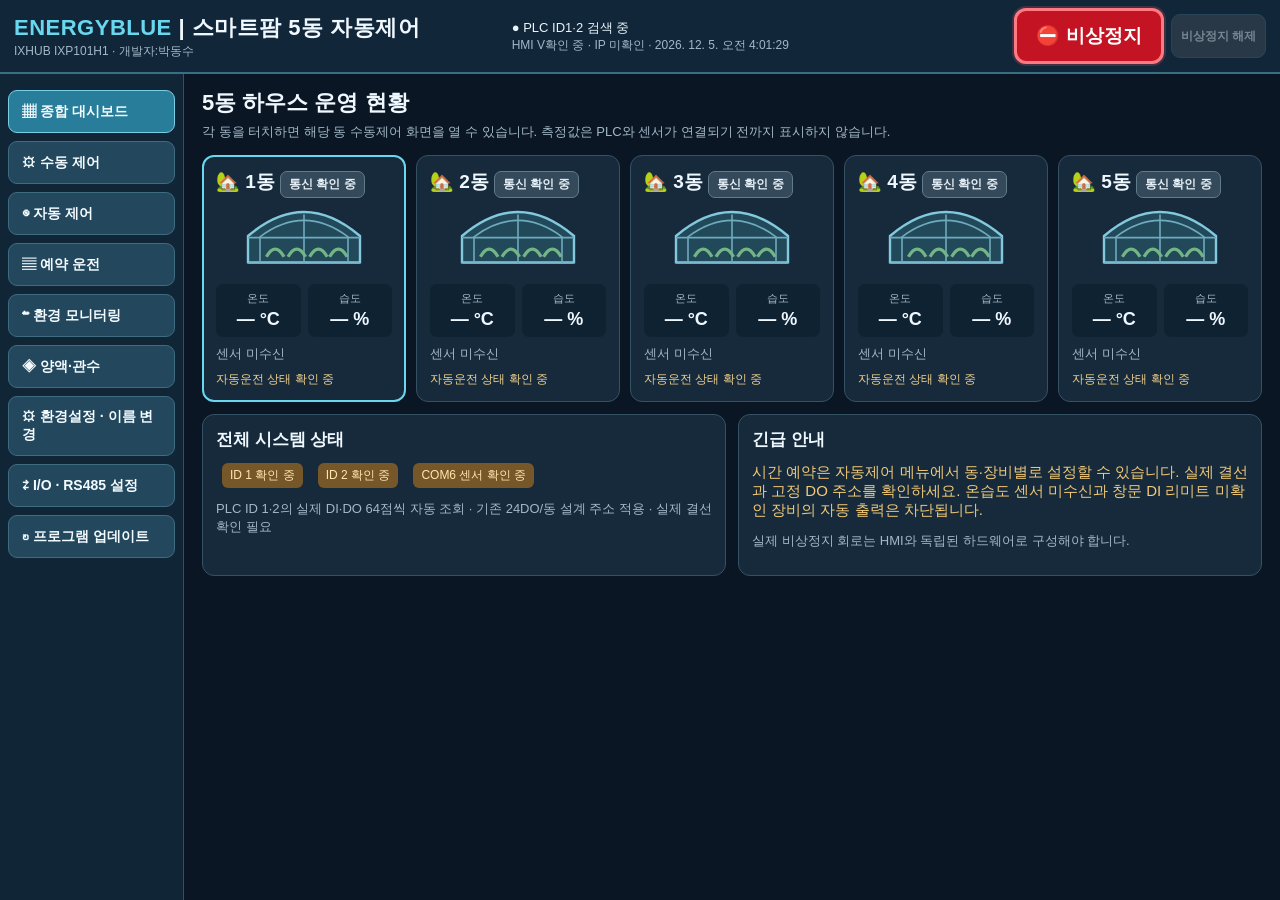
<file: app/src/main/assets/index.html>
<!doctype html>
<html lang="ko"><head><meta charset="utf-8"><meta name="viewport" content="width=device-width, initial-scale=1, maximum-scale=1, user-scalable=no">
<link rel="stylesheet" href="automation.css"><link rel="stylesheet" href="sensor.css"><style>
:root{--bg:#0a1623;--panel:#162a3b;--panel2:#1d384a;--line:#355264;--cyan:#69d8ef;--white:#f0f8ff;--muted:#a3b8c7;--gold:#f1c978}*{box-sizing:border-box}
body{margin:0;background:var(--bg);color:var(--white);font-family:"Malgun Gothic",Arial,sans-serif;font-size:15px}
header{min-height:74px;display:flex;align-items:center;justify-content:space-between;gap:12px;background:#122639;padding:8px 14px;border-bottom:2px solid #377083;flex-wrap:wrap}
.header-brand{flex:1 1 225px;min-width:0}.header-info{flex:1 1 230px;min-width:0;font-size:13px;color:#e7f6fb}
.header-stop{display:flex;gap:7px;align-items:center;flex:0 0 auto}
.emergency-btn{background:#c41423!important;border:3px solid #ff7982!important;color:white!important;min-height:56px;font-size:19px!important;padding:10px 19px!important;border-radius:12px;box-shadow:0 0 0 2px rgba(255,95,105,.2)}
.emergency-btn:active{background:#8c101d!important}.emergency-reset{min-height:44px;font-size:12px!important;background:#434e59!important;padding:6px 9px!important}
.emergency-banner{display:none;background:#751019;color:#fff3f3;padding:8px 14px;border-bottom:2px solid #f47b7b;font-size:13px;font-weight:800;overflow-wrap:anywhere}
.emergency-banner.active{display:block}
@media(max-width:680px){header{gap:6px;padding:7px 10px}.header-brand{flex:1 1 170px}.header-info{flex:1 1 140px}.header-stop{width:100%;justify-content:flex-end}.emergency-btn{min-height:48px;font-size:16px!important}}

.logo{font-size:22px;font-weight:800;letter-spacing:.5px}.logo b{color:var(--cyan)} .sub{font-size:12px;color:var(--muted)}.status{font-size:13px;color:var(--gold)}
.shell{display:grid;grid-template-columns:184px minmax(0,1fr);height:calc(100vh - 74px);min-height:430px}
nav{padding:12px 8px;border-right:1px solid var(--line);background:#102536;overflow-y:auto}
button{cursor:pointer;border:1px solid #3f6b81;background:#23485e;border-radius:9px;color:#f4fbff;padding:11px 13px;font-size:15px;font-weight:700;min-height:43px}
button:active{background:#316581}button.primary{background:#287e9a}
.phone-mode-actions{display:grid;grid-template-columns:repeat(3,minmax(0,1fr));gap:8px}
.phone-mode-actions button{min-width:0;font-size:14px;padding:10px 5px;background:#23485e!important;border:2px solid #496f83!important;box-shadow:none!important;overflow-wrap:anywhere}
.phone-mode-actions button.phone-selected.monitor{background:#167147!important;border-color:#7cffc0!important;color:#ffffff!important;box-shadow:inset 0 0 0 1px #bfffe0!important}
.phone-mode-actions button.phone-selected.control{background:#176aad!important;border-color:#9ddaff!important;color:#ffffff!important;box-shadow:inset 0 0 0 1px #c4ebff!important}
.phone-mode-actions button.phone-selected.stopped{background:#80512c!important;border-color:#ffc07a!important;color:#ffffff!important}
.phone-addresses{white-space:pre-wrap;overflow-wrap:anywhere;user-select:text;-webkit-user-select:text;background:#0b2331;padding:10px;border-radius:8px;line-height:1.7;font-size:15px}
.phone-diagnostic{white-space:pre-wrap;overflow-wrap:anywhere;line-height:1.6}
@media(max-width:510px){.phone-mode-actions{grid-template-columns:1fr}}
button[disabled]{opacity:.45;cursor:not-allowed}
nav button{display:block;width:100%;text-align:left;margin:4px 0 8px;font-size:14px}nav button.active{background:#287e9a;border-color:#7bcde4}
main{overflow-y:auto;padding:14px 18px 25px}h2{font-size:22px;margin:0 0 5px}h3{font-size:17px;margin:0 0 12px}
p{margin:5px 0 12px}.muted{color:var(--muted);font-size:13px}.warn{color:var(--gold)}
.page{display:none}.page.active{display:block}
.tiles{display:grid;grid-template-columns:repeat(5,minmax(0,1fr));gap:10px;margin-top:14px}
.house,.panel{background:var(--panel);border:1px solid var(--line);border-radius:12px;padding:13px;min-width:0}
.house{cursor:pointer}.house.active{border:2px solid var(--cyan);padding:12px}.house-title{font-size:19px;font-weight:800}.house svg{width:100%;height:72px;display:block;margin:6px auto}
.house-comm{display:inline-block;padding:4px 8px;font-size:12px;font-weight:800;border-radius:7px;white-space:nowrap;border:1px solid #607c8b;background:#2e4555;color:#e4eff5}
.house-comm.good{background:#14532d;border-color:#4ade80;color:#d6ffe4}
.house-comm.lost{background:#734522;border-color:#efb66d;color:#fff2d8}
.house-comm.checking{background:#34495a;color:#e2edf5}
.metric{display:grid;grid-template-columns:1fr 1fr;gap:7px;margin:8px 0}.metric div{background:#0e2232;border-radius:7px;padding:7px 6px;text-align:center}
.metric span{display:block;font-size:11px;color:var(--muted)}.metric strong{display:block;font-size:18px;color:var(--white);padding-top:3px}
.state{font-size:12px;color:#efcf8d;margin-top:8px}
.grid2{display:grid;grid-template-columns:1fr 1fr;gap:12px;margin-top:12px}
.row{display:flex;align-items:center;gap:9px;flex-wrap:wrap}.row > *{min-width:0}
table{border-collapse:collapse;width:100%;margin-top:10px}th,td{padding:10px 9px;border-bottom:1px solid var(--line);text-align:left}th{background:#203b4c;font-size:13px}td{font-size:13px}
select,input{background:#10293a;color:white;border:1px solid #527587;border-radius:7px;padding:10px;font-size:15px;max-width:100%}
.controls{display:grid;grid-template-columns:repeat(3,minmax(0,1fr));gap:10px;margin-top:12px}
.control{background:#0f2535;border:1px solid var(--line);padding:12px;border-radius:9px}
.control h3{margin-bottom:9px}.control button{font-size:13px;min-height:38px;padding:7px 9px;margin-right:3px;margin-bottom:4px}
.log{background:#0c2030;border:1px solid #3f5f75;min-height:52px;white-space:pre-wrap;padding:12px;border-radius:9px;color:#b8e0f0;overflow-wrap:anywhere}
.badge{display:inline-block;background:#76572a;padding:4px 8px;border-radius:6px;color:#ffe7ac;font-size:12px;margin-left:6px}
@media(max-width:950px){.tiles{grid-template-columns:repeat(3,1fr)}.controls{grid-template-columns:repeat(2,1fr)}}@media(max-width:700px){.shell{grid-template-columns:135px 1fr}nav button{font-size:12px;padding:9px 6px}.tiles{grid-template-columns:repeat(2,1fr)}.grid2{grid-template-columns:1fr}.controls{grid-template-columns:1fr}}

/* Independent touch keyboard for industrial Android WebView. */
#ebKeyboard{display:none;position:fixed;inset:0;background:rgba(1,12,22,.83);z-index:9999;align-items:center;justify-content:center;padding:12px}
#ebKeyboard.open{display:flex}
.kb-panel{width:min(850px,98vw);max-height:94vh;overflow-y:auto;background:#152c3e;border:2px solid #70c7df;border-radius:14px;padding:12px}
.kb-header{display:flex;align-items:center;justify-content:space-between;gap:8px;margin-bottom:10px}
#kbPreview{display:block;width:100%;font-size:22px;padding:12px;min-height:52px}
.kb-modes{display:flex;gap:7px;margin:8px 0}
.kb-modes button{flex:1}
.kb-keys{display:grid;grid-template-columns:repeat(10,minmax(0,1fr));gap:5px}
.kb-keys button{padding:4px 0;min-width:0;min-height:47px;font-size:23px}
.kb-actions{display:flex;gap:7px;margin-top:10px;flex-wrap:wrap}
.kb-actions button{flex:1}
.kb-on{background:#287e9a!important;border-color:#8eeaff!important}
@media(max-height:500px){.kb-keys button{min-height:36px}.kb-panel{padding:8px}}

.plc-read-panel{margin-top:12px;padding:10px;border:1px solid #456b7d;border-radius:10px;background:#0d2432}
.plc-board{margin-top:12px;border:1px solid #3e6678;padding:10px;border-radius:9px}
.plc-board h3{margin:3px 0 8px}
.plc-ch-grid{display:grid;grid-template-columns:repeat(8,minmax(0,1fr));gap:5px}
.plc-ch{font-size:12px;padding:7px 2px;text-align:center;border:1px solid #355568;border-radius:6px;background:#153142}
.plc-ch.on{background:#25704c;color:#fff;border-color:#8be6b1}
.plc-ch.tap{cursor:pointer;min-height:43px;touch-action:manipulation}
.plc-safety{padding:12px;margin:10px 0;border:1px solid #c39049;border-radius:8px;background:#332714}
.plc-safety label{display:flex;gap:9px;align-items:flex-start;margin-bottom:10px;font-size:13px}
.plc-safety input{height:22px;width:22px;flex-shrink:0}
.plc-arm-status{font-weight:bold;margin:9px 0}
.plc-ch.off{color:#b5c7d1}
.plc-link{display:inline-block;padding:5px 8px;border:1px solid #486578;border-radius:7px;font-size:12px}
.plc-link.online{color:#a2f3bb;border-color:#4b9e70}
.plc-link.offline{color:#f1c978;border-color:#b58647}
#manualRawChannels .plc-ch-grid{margin-top:8px}
#manualRawChannels .plc-ch{min-height:48px}

@media(max-width:730px){.plc-ch-grid{grid-template-columns:repeat(4,minmax(0,1fr))}}
.motor-control{border:1px solid #406b79;background:#112d3a;border-radius:12px;padding:12px;min-width:0}
.motor-actions{display:flex;flex-direction:column;gap:7px;margin:9px 0}
.motor-actions button{width:100%;margin:0;min-height:49px;font-size:16px;font-weight:800;background:#294254!important;color:#cfdee7!important;border:2px solid #536d7c;border-radius:10px;box-shadow:none!important}
.motor-actions button.up.motor-selected{background:#14783c!important;color:#ffffff!important;border-color:#82f3ae;box-shadow:inset 0 0 0 1px #b7ffcf!important}
.motor-actions button.stop.motor-selected{background:#c87919!important;color:#ffffff!important;border-color:#ffda99;box-shadow:inset 0 0 0 1px #ffe8b9!important}
.motor-actions button.down.motor-selected{background:#325caa!important;color:#ffffff!important;border-color:#9bd2ff;box-shadow:inset 0 0 0 1px #d4ecff!important}
.motor-actions button:disabled{opacity:.53;box-shadow:none!important}
.motor-state{font-weight:bold;color:#b5ebd0}
.onoff-actions{display:grid;grid-template-columns:1fr 1fr;gap:8px}
.onoff-actions button{min-height:48px;margin:0;font-size:15px;background:#294254;color:#d3e2eb;border:2px solid #4b6574;border-radius:10px;font-weight:800}
.onoff-actions button.output-on-selected{background:#14783c;color:#ffffff;border-color:#82f3ae;box-shadow:inset 0 0 0 1px #b7ffcf}
.onoff-actions button.output-off-selected{background:#325c86;color:#ffffff;border-color:#9bd2ff;box-shadow:inset 0 0 0 1px #d4ecff}
.onoff-actions button:disabled{opacity:.53;box-shadow:none}
@media(max-width:730px){.controls{grid-template-columns:repeat(2,minmax(0,1fr))}}
@media(max-width:520px){.controls{grid-template-columns:1fr}}
</style></head>
<body><div id="hmiFault" role="status" style="display:none;position:fixed;z-index:99998;bottom:5px;left:6px;right:6px;padding:7px;background:#651b1b;color:#fff;font-size:13px;max-height:75px;overflow:auto;border:1px solid #ff8a8a"></div><script>
window.reportHmiFault=function(msg,src,line,col,stack){var box=document.getElementById('hmiFault');if(!box)return;box.style.display='block';box.textContent='HMI 화면 오류: '+msg+(src?' ['+String(src).split('/').pop()+']':'')+' (행 '+(line||0)+', 열 '+(col||0)+')'+(stack?' · '+String(stack).slice(0,800):'');};
window.onerror=function(msg,src,line,col,error){window.reportHmiFault(msg,src,line,col,error&&error.stack||'');return false;};
window.startHmiModule=function(name,api){try{if(!api||typeof api.init!=='function')throw new Error(name+' 스크립트를 불러오지 못했습니다.');api.init();}catch(error){window.reportHmiFault(name+' 초기화: '+(error.message||error),name,0,0,error.stack||'');}};
</script><header>
<div class="header-brand"><div class="logo"><b>ENERGYBLUE</b> | 스마트팜 5동 자동제어</div><div class="sub">IXHUB IXP101H1 · 개발자:박동수</div></div>
<div class="header-info"><div id="plcHeaderStatus">● PLC ID1·2 검색 중</div><div class="sub">HMI V<span id="version">확인 중</span> · IP <span id="ip">확인 중</span> · <span id="clock"></span></div></div>
<div class="header-stop"><button type="button" id="emergencyButton" class="emergency-btn" onclick="requestEmergencyStop()" aria-label="PLC 전체 출력 비상정지">⛔ 비상정지</button><button type="button" id="emergencyResetButton" class="emergency-reset" onclick="requestEmergencyReset()" disabled>비상정지 해제</button></div>
</header>
<div id="emergencyBanner" class="emergency-banner" role="status">비상정지 미작동 · 현재 PLC 상태 확인 중</div>
<div class="shell"><nav>
<button class="active" data-page="dashboard" onclick="show('dashboard')">▦ 종합 대시보드</button>
<button data-page="manual" onclick="show('manual')">⚙ 수동 제어</button>
<button data-page="auto" onclick="show('auto')">◉ 자동 제어</button>
<button data-page="schedule" onclick="show('schedule')">▤ 예약 운전</button>
<button data-page="env" onclick="show('env')">☁ 환경 모니터링</button>
<button data-page="nutrient" onclick="show('nutrient')">◈ 양액·관수</button>
<button data-page="names" onclick="show('names')">⚙ 환경설정 · 이름 변경</button><button data-page="io" onclick="show('io')">⇄ I/O · RS485 설정</button>
<button data-page="update" onclick="show('update')">↻ 프로그램 업데이트</button>
</nav><main>
<section id="dashboard" class="page active"><h2>5동 하우스 운영 현황</h2><p class="muted">각 동을 터치하면 해당 동 수동제어 화면을 열 수 있습니다. 측정값은 PLC와 센서가 연결되기 전까지 표시하지 않습니다.</p><div class="tiles" id="houses"></div>
<div class="grid2"><div class="panel"><h3>전체 시스템 상태</h3><div class="row"><span class="badge" id="dashPlc1">ID 1 확인 중</span><span class="badge" id="dashPlc2">ID 2 확인 중</span><span class="badge" id="dashSensor">COM6 센서 확인 중</span></div><p class="muted" style="margin-top:12px">PLC ID 1·2의 실제 DI·DO 64점씩 자동 조회 · 기존 24DO/동 설계 주소 적용 · 실제 결선 확인 필요</p></div><div class="panel"><h3>긴급 안내</h3><p class="warn">시간 예약은 자동제어 메뉴에서 동·장비별로 설정할 수 있습니다. 실제 결선과 고정 DO 주소를 확인하세요. 온습도 센서 미수신과 창문 DI 리미트 미확인 장비의 자동 출력은 차단됩니다.</p><p class="muted">실제 비상정지 회로는 HMI와 독립된 하드웨어로 구성해야 합니다.</p></div></div>
</section>
<section id="names" class="page"><h2>환경설정 · 사용자 이름 변경</h2><p class="muted">하우스 5개 이름과 각 하우스의 제어 접점 표시 이름을 자유롭게 변경합니다. 이름만 변경하며 PLC 주소와 출력 동작은 변경되지 않습니다. PLC ID 1과 ID 2의 DO01~DO64 총 128점은 고정 주소이며, 사용자 지정 이름만 변경됩니다. 장비별 실제 결선은 배선표 확인 전까지 임의 배정하지 않습니다.</p><div class="panel"><h3>하우스 이름</h3><div id="nameFields"></div><button class="primary" onclick="saveNames()">하우스 이름 저장</button><p id="nameStatus" class="muted"></p></div><div class="panel" style="margin-top:12px"><h3>제어 접점 이름 및 DO 출력 표시</h3><label>설정할 하우스 <select id="editHouse" onchange="renderContactFields()"><option value="1">1동</option><option value="2">2동</option><option value="3">3동</option><option value="4">4동</option><option value="5">5동</option></select></label><div id="contactFields"></div><button class="primary" onclick="saveContactNames()">접점 이름 저장</button> <button onclick="resetContactNames()">이 동의 접점 이름 초기화</button><p id="contactStatus" class="muted"></p></div><div class="panel" style="margin-top:12px"><h3>PLC 출력 주소 목록 · 총 128DO</h3><p class="muted">ID 1 / DO01~DO64, ID 2 / DO01~DO64. 주소는 변경 불가, 표시 이름만 편집 가능합니다. 이름을 입력해도 실제 장비 배선은 자동 변경되지 않습니다.</p><div class="row"><label>PLC ID <select id="doPlcId" onchange="renderDoRegistry()"><option value="1">ID 1</option><option value="2">ID 2</option></select></label></div><div id="doRegistry"></div><button class="primary" onclick="saveDoRegistry()">출력 이름 저장</button><p id="doRegistryStatus" class="muted"></p></div>
<div class="panel" style="margin-top:14px"><h3>휴대폰 연동 · HTTPS</h3>
<p class="warn">기본 OFF · 5분 유효 일회용 코드 · 2시간 세션. 원격 출력은 현장 수동운전 승인 후 가능하며, 기존 모터 정역 인터록이 그대로 적용됩니다.</p>
<div class="phone-mode-actions"><button id="phoneMonitorButton" type="button" onclick="startPhone(false)" aria-pressed="false">감시 접속 켜기</button><button id="phoneControlButton" type="button" onclick="startPhone(true)" aria-pressed="false">감시+제어 접속 켜기</button><button id="phoneStopButton" class="phone-selected stopped" type="button" onclick="stopPhone()" aria-pressed="true">휴대폰 접속 종료</button></div>
<p id="phoneStatus" class="muted">휴대폰 접속: 꺼짐</p>
<div id="phoneAddress" class="phone-addresses"></div><p id="phoneCode" class="warn"></p>
<p id="phoneCertificate" class="muted" style="overflow-wrap:anywhere;user-select:text;-webkit-user-select:text"></p>
<button type="button" onclick="refreshPhoneDetails()">연결 진단 새로고침</button>
<p id="phoneDiagnostic" class="phone-diagnostic muted" role="status">휴대폰 서버 꺼짐</p>
<p class="muted">휴대폰과 HMI가 같은 공유기를 사용하면 Wi-Fi 또는 유선 LAN 주소를 입력하세요. VPN 사용 시 VPN 주소를 선택하세요. 주소는 https://부터 :18443까지 모두 입력해야 합니다.</p>
<p class="muted">Android 자체 TLS 인증서 지문을 실제 HMI 표시값과 대조해야 합니다. 브라우저 인증서 경고가 나면 검증 없이 진행하지 마세요. 외부 인터넷 포트포워딩은 사용하지 마세요.</p>
</div></section><section id="manual" class="page"><h2>수동 제어 <span class="badge" id="manualOutputBadge">출력 잠금</span></h2>
<div class="panel" style="margin:12px 0"><div class="row"><strong>PLC 실제 수동 운전</strong><button type="button" class="primary" onclick="activateManualControl()">수동 운전 활성</button><button type="button" onclick="lockManualControl()">운전 잠금</button></div>
<p id="manualOutputStatus" class="muted">PLC ID 1·2 실제 연결 확인 후 수동 운전을 활성화할 수 있습니다.</p>
<p class="warn">모터 방향 전환은 0.5초 인터록을 적용합니다. 실제 비상정지 회로와 모터 리미트 스위치의 현장 검증이 필요합니다. 화면의 정지는 비상정지가 아닙니다.</p></div>
<div class="row"><label>제어 대상 동 <select id="houseChoice" onchange="selected=+this.value;render()"><option value="1">1동</option><option value="2">2동</option><option value="3">3동</option><option value="4">4동</option><option value="5">5동</option></select></label><span class="muted">5동 × 24DO 설계 주소 · 실제 결선 대조 필요</span></div>
<div class="controls" id="manualControls"></div>
<div class="panel" style="margin-top:16px"><h3>PLC 128DO 실제 상태 및 개별 제어</h3>
<p class="muted">ID 1/2의 실제 DO 수신 상태를 표시합니다. 출력 이름은 환경설정에서 수정할 수 있습니다. 모터 정·역 접점은 인터록으로 보호됩니다.</p>
<div class="row"><label>PLC 보드 <select id="manualRawId" onchange="renderRawManual()"><option value="1">ID 1 · DO01~64</option><option value="2">ID 2 · DO01~64</option></select></label><button type="button" onclick="show('io')">PLC 상태/통신</button></div>
<p id="manualRawStatus" class="muted">PLC 자동 연결 대기</p><div id="manualRawChannels"></div></div></section>
<section id="auto" class="page"><div id="automationRoot"></div></section>
<section id="schedule" class="page"><h2>동·장비별 예약 시간표</h2><div id="scheduleOverview" class="auto-shell"><p>설정 읽는 중</p></div></section>
<section id="env" class="page"><h2>온습도 계기판 · 수신 이력</h2><button class="primary" style="margin:10px 0;min-height:48px" onclick="EBSensor.open()">센서 연결·ID 설정</button><div id="environmentGraph" class="auto-shell"><p>실제 수신값 조회 중</p></div><div id="sensorRoot" style="margin-top:12px"></div><div id="sensors" class="tiles" style="margin-top:12px"></div><p class="muted">센서 연결에서 동을 선택하면 같은 번호의 ID로 설정합니다. 변경 후 센서 전원을 껐다 켜면 실제 수신을 확인하여 자동 등록합니다.</p></section>
<section id="nutrient" class="page"><h2>양액·관수</h2><div class="grid2"><div class="panel"><h3>공통 양액 혼합 장치</h3><table><tr><td>A 원액</td><td>미연결</td></tr><tr><td>B 원액</td><td>미연결</td></tr><tr><td>C 원액</td><td>미연결</td></tr><tr><td>D 물</td><td>미연결</td></tr></table></div><div class="panel"><h3>5동 관수 밸브 상태</h3><table id="valves"></table><p class="warn">밸브-펌프 연동 및 유량 안전조건 검증 전까지 명령 전송을 차단합니다.</p></div></div></section>
<section id="io" class="page"><h2>I/O 및 통신 진단</h2><div class="grid2"><div class="panel"><h3>PLC / 센서 연결 정보</h3><p>COM5: Slave ID 1과 ID 2 자동 응답 검사 · 미연결 보드는 미연결로 표시</p><p>COM6: ID1~5 → 1~5동 온습도 · 환경 모니터링에서 센서 추가·ID·속도 설정</p><p>주소 범위: ID 1 DI/DO 01~64, ID 2 DI/DO 01~64. 각 보드의 실제 응답 여부를 별도로 확인합니다.</p><div class="row"><label>COM5 실제 장치 경로 <input id="com5Path" placeholder="/dev/tty..." value="/dev/ttyS5" style="width:190px" autocomplete="off"></label><label>속도 <select id="com5Baud"><option>9600</option><option>19200</option><option>38400</option><option>57600</option><option>115200</option></select></label></div><div class="row" style="margin:10px 0"><button onclick="openCom5()">COM5 포트 열기</button><button onclick="closeCom5()">포트 닫기</button><button onclick="probe()">장치 경로 확인</button></div><p class="muted">PLC Slave ID 1·2 유지. 실제 포트 경로를 입력해야 하며 주소·명령은 변경하지 않습니다. 8N1 포트 개방 및 Modbus FC03 실수신 상태를 검증합니다.</p><div class="log" id="out">COM5 자동 연결 준비</div>
<div class="row" style="margin:10px 0"><strong>PLC 상태:</strong><span id="plcLink1">ID 1 · 확인 중</span><span id="plcLink2">ID 2 · 확인 중</span></div>
<p class="muted">프로그램 시작 후 자동으로 COM5를 열고 ID 1·2의 실제 응답을 확인합니다. 미연결 상태는 출력 ON/OFF 요청 불가이며, 연결이 복구되면 자동으로 다시 읽습니다. 재접속으로 DO가 자동 구동되지는 않습니다.</p>
<div class="muted" id="plcPortStatus">COM5 자동 연결 대기</div>
<div class="plc-read-panel"><h3>N4D4F64 실제 DI/DO 수신 상태</h3>
<p class="muted">COM5 자동 통신으로 PLC ID 1·2의 실제 접점 상태를 표시합니다. 출력 조작은 수동제어 메뉴에서 실행합니다.</p>
<div class="row"><label>연결 보드 <select id="plcBoardCount" onchange="plcBoardCountChanged()"><option value="1" selected>1장 · ID 1</option><option value="2">2장 · ID 1+2</option></select></label>
<label>ID 1 M0 <select id="plcMode1" onchange="savePlcCommModes()"><option value="default">M0 개방</option><option value="m0_short">M0 점퍼 연결</option></select></label>
<label>ID 2 M0 <select id="plcMode2" onchange="savePlcCommModes()" disabled><option value="default">M0 개방</option><option value="m0_short">M0 점퍼 연결</option></select></label>
<button type="button" onclick="readBothPlcs()">실제 상태 새로 읽기</button></div>
<p id="plcArmStatus" class="muted">수동제어 화면에서 운전 상태를 확인하세요.</p>
<p class="muted">DO는 PLC가 회신한 상태이며 실제 모터 위치 또는 단자 전압의 측정값은 아닙니다.</p>
<div class="log" id="plcReadLog">PLC 실제 데이터 수신 대기</div>
<div id="plcReadResults"><div class="plc-board" id="plcBoard1">ID 1 · 수신 대기</div><div class="plc-board" id="plcBoard2">ID 2 · 미연결</div></div>
</div></div><div class="panel"><h3>안전 기본값</h3><p class="warn">실제 수동운전 보호 조건</p><p>정·역 출력의 동시 ON은 차단하며, 방향 전환에 0.5초 대기 시간을 적용합니다. DI 리미트 및 하드웨어 비상정지의 현장 시험은 별도로 필요합니다.</p><p class="muted">COM5 장치 경로는 HMI에서 OPEN_OK가 확인된 값을 우선 사용하세요. PLC 상태는 장비가 전송한 실제 DI/DO 응답을 기준으로 표시합니다.</p></div></div><div class="panel" style="margin-top:12px"><h3>5동 장비별 DO 주소 배정 현황</h3><table><tr><th>장치 분류</th><th>대상</th><th>상태</th></tr><tr><td>창문 / 그늘막</td><td>5개동 내외측 창문, 좌·우 그늘막</td><td>설계 DO 배정 · 현장 결선 검증 필요</td></tr><tr><td>환풍기 / 바닥 환풍기</td><td>동별 송풍</td><td>설계 DO 배정 · 현장 결선 검증 필요</td></tr><tr><td>조명 / 열풍기</td><td>동별 제어</td><td>설계 DO 배정 · 현장 결선 검증 필요</td></tr><tr><td>관수 / 양액</td><td>공통 혼합기 + 동별 밸브</td><td>설계 DO 배정 · 현장 결선 검증 필요</td></tr></table></div></section>
<section id="update" class="page"><h2>Wi-Fi 프로그램 업데이트</h2><p class="muted">GitHub 정식 APK를 Wi-Fi로 내려받아 SHA-256을 검증합니다. Android 7.1 HMI에서는 설치 승인 화면을 열고, Android 8 이상에서는 파일 저장 후 설치합니다. 사용자 승인 없이 설치하지 않습니다.</p><div class="row"><button class="primary" onclick="call('checkUpdate')">1. 업데이트 검색</button><button onclick="call('downloadUpdate')">2. 새 APK 다운로드</button><button onclick="call('installUpdate')">3. 설치 승인</button><button onclick="refreshIp()">IP 새로고침</button></div><div class="log" id="updateStatus" style="margin-top:16px">새 버전을 검색하려면 업데이트 검색을 누르세요.</div><p class="warn">PLC 운전 중에는 APK 설치를 수행하지 마세요. Play Protect 차단 경고가 나타나면 설치를 취소하고 관리자에게 확인하세요.</p><p class="muted">HMI LAN 자동검색 UDP 포트: 38541</p><p class="muted">진행 순서: 업데이트 검색 → APK 다운로드 및 SHA-256 확인 → 설치 승인. Android 설치 권한 승인 요청이 나타나면 해당 권한을 확인한 뒤 설치 승인을 다시 누르세요. Play Protect 경고를 우회하지 않습니다.</p></section>
</main></div>
<div id="ebKeyboard" role="dialog" aria-modal="true" aria-label="이름 입력 터치 키보드">
 <div class="kb-panel">
  <div class="kb-header"><strong>한글 · 영문 · 숫자 터치 키보드</strong><button type="button" onclick="kbClose(false)">✕ 취소</button></div>
  <input id="kbPreview" readonly maxlength="40" aria-label="입력 중인 이름">
  <div class="kb-modes"><button type="button" id="kbModeKo" onclick="kbModeSet('ko')">한글</button><button type="button" id="kbModeEn" onclick="kbModeSet('en')">영문</button><button type="button" id="kbModeNum" onclick="kbModeSet('num')">숫자</button><button type="button" id="kbShift" onclick="kbToggleShift()">⇧ Shift</button></div>
  <div class="kb-keys" id="kbKeys"></div>
  <div class="kb-actions"><button type="button" onclick="kbBackspace()">⌫ 지우기</button><button type="button" onclick="kbKey(' ')">띄어쓰기</button><button type="button" class="primary" onclick="kbClose(true)">확인 · 입력 적용</button></div>
  <p class="muted">자음과 모음을 입력하면 완성형 한글로 조합됩니다. 확인을 누른 뒤 환경설정의 저장 버튼을 누르세요.</p>
 </div>
</div>

<script src="automation.js"></script>
<script src="sensor.js"></script>
<script>

/* Self-contained Korean Dubeolsik touch IME: no system Korean keyboard required. */
var kbTarget=null,kbMode="ko",kbShift=false,kbBase="",kbState={l:"",v:"",t:""},kbHistory=[];
var KB_L="ㄱㄲㄴㄷㄸㄹㅁㅂㅃㅅㅆㅇㅈㅉㅊㅋㅌㅍㅎ".split("");
var KB_V="ㅏㅐㅑㅒㅓㅔㅕㅖㅗㅘㅙㅚㅛㅜㅝㅞㅟㅠㅡㅢㅣ".split("");
var KB_T=["","ㄱ","ㄲ","ㄳ","ㄴ","ㄵ","ㄶ","ㄷ","ㄹ","ㄺ","ㄻ","ㄼ","ㄽ","ㄾ","ㄿ","ㅀ","ㅁ","ㅂ","ㅄ","ㅅ","ㅆ","ㅇ","ㅈ","ㅊ","ㅋ","ㅌ","ㅍ","ㅎ"];
var KB_JOIN_V={"ㅗㅏ":"ㅘ","ㅗㅐ":"ㅙ","ㅗㅣ":"ㅚ","ㅜㅓ":"ㅝ","ㅜㅔ":"ㅞ","ㅜㅣ":"ㅟ","ㅡㅣ":"ㅢ"};
var KB_JOIN_T={"ㄱㅅ":"ㄳ","ㄴㅈ":"ㄵ","ㄴㅎ":"ㄶ","ㄹㄱ":"ㄺ","ㄹㅁ":"ㄻ","ㄹㅂ":"ㄼ","ㄹㅅ":"ㄽ","ㄹㅌ":"ㄾ","ㄹㅍ":"ㄿ","ㄹㅎ":"ㅀ","ㅂㅅ":"ㅄ","ㄱㄱ":"ㄲ","ㅅㅅ":"ㅆ"};
var KB_SPLIT_T={"ㄳ":["ㄱ","ㅅ"],"ㄵ":["ㄴ","ㅈ"],"ㄶ":["ㄴ","ㅎ"],"ㄺ":["ㄹ","ㄱ"],"ㄻ":["ㄹ","ㅁ"],"ㄼ":["ㄹ","ㅂ"],"ㄽ":["ㄹ","ㅅ"],"ㄾ":["ㄹ","ㅌ"],"ㄿ":["ㄹ","ㅍ"],"ㅀ":["ㄹ","ㅎ"],"ㅄ":["ㅂ","ㅅ"],"ㄲ":["ㄱ","ㄱ"],"ㅆ":["ㅅ","ㅅ"]};
function kbSyllable(st){if(st.l&&st.v){var a=KB_L.indexOf(st.l),b=KB_V.indexOf(st.v),c=KB_T.indexOf(st.t||"");if(a>=0&&b>=0&&c>=0)return String.fromCharCode(0xac00+(a*21+b)*28+c)}return (st.l||"")+(st.v||"")+(st.t||"")}
function kbText(){return kbBase+kbSyllable(kbState)}
function kbRefresh(){el("kbPreview").value=kbText();var max=kbTarget?+(kbTarget.getAttribute("maxlength")||40):40;el("kbPreview").maxLength=max}
function kbCommit(){kbBase+=kbSyllable(kbState);kbState={l:"",v:"",t:""}}
function kbWriteJamo(ch){var st=kbState,vowel=KB_V.indexOf(ch)>=0,consonant=KB_L.indexOf(ch)>=0;
 if(!vowel&&!consonant){kbCommit();kbBase+=ch;return}
 if(vowel){
  if(st.t){var split=KB_SPLIT_T[st.t];if(split){st.t=split[0];var prev=kbSyllable(st);kbBase+=prev;kbState={l:split[1],v:ch,t:""}}else{var last=st.t;st.t="";kbBase+=kbSyllable(st);kbState={l:last,v:ch,t:""}}return}
  if(st.v){var comb=KB_JOIN_V[st.v+ch];if(comb){st.v=comb;return}kbCommit();kbState={l:"ㅇ",v:ch,t:""};return}
  st.v=ch;if(!st.l)st.l="ㅇ";return
 }
 if(!st.l){st.l=ch;return}
 if(!st.v){kbCommit();kbState={l:ch,v:"",t:""};return}
 if(!st.t&&KB_T.indexOf(ch)>=1){st.t=ch;return}
 if(st.t){var joined=KB_JOIN_T[st.t+ch];if(joined&&KB_T.indexOf(joined)>=1){st.t=joined;return}}
 kbCommit();kbState={l:ch,v:"",t:""};
}
function openKeyboard(input){if(!input)return;kbTarget=input;kbBase=input.value;kbState={l:"",v:"",t:""};kbHistory=[];kbShift=false;el("ebKeyboard").classList.add("open");kbModeSet("ko");kbRefresh()}
function kbClose(apply){if(apply&&kbTarget){kbTarget.value=kbText();kbTarget.dispatchEvent(new Event("input",{bubbles:true}));kbTarget.dispatchEvent(new Event("change",{bubbles:true}))}el("ebKeyboard").classList.remove("open");kbTarget=null;kbHistory=[]}
function kbModeSet(m){kbCommit();kbMode=m;kbShift=false;["ko","en","num"].forEach(function(x){el("kbMode"+x[0].toUpperCase()+x.slice(1)).classList.toggle("kb-on",x===m)});kbDraw();kbRefresh()}
function kbToggleShift(){kbShift=!kbShift;kbDraw()}
function kbDraw(){var layout=kbMode==="ko"?"ㅂㅈㄷㄱㅅㅛㅕㅑㅐㅔㅁㄴㅇㄹㅎㅗㅓㅏㅣㅋㅌㅊㅍㅠㅜㅡ":kbMode==="en"?"qwertyuiopasdfghjklzxcvbnm":"1234567890-+*/=.,:;()";
 var keys=layout.split("");
 if(kbMode==="ko"&&kbShift){var shifted={"ㅂ":"ㅃ","ㅈ":"ㅉ","ㄷ":"ㄸ","ㄱ":"ㄲ","ㅅ":"ㅆ","ㅐ":"ㅒ","ㅔ":"ㅖ"};keys=keys.map(function(c){return shifted[c]||c})}
 if(kbMode==="en"&&kbShift)keys=keys.map(function(c){return c.toUpperCase()});
 el("kbShift").classList.toggle("kb-on",kbShift);el("kbShift").disabled=kbMode==="num";
 el("kbKeys").innerHTML=keys.map(function(k){return '<button type="button" data-kb="'+esc(k)+'" onclick="kbKey(this.getAttribute(\'data-kb\'))">'+esc(k)+'</button>'}).join("")}
function kbKey(ch){if(!kbTarget)return;var old=kbText();kbHistory.push({base:kbBase,state:{l:kbState.l,v:kbState.v,t:kbState.t}});
 if(kbMode==="ko"&&ch!==" ")kbWriteJamo(ch);else{kbCommit();kbBase+=ch}
 if(kbText().length>+(kbTarget.getAttribute("maxlength")||40)){var prev=kbHistory.pop();kbBase=prev.base;kbState=prev.state}kbRefresh()}
function kbBackspace(){if(!kbTarget)return;var prev=kbHistory.pop();if(prev){kbBase=prev.base;kbState=prev.state}else if(kbState.l||kbState.v||kbState.t){kbState={l:"",v:"",t:""}}else kbBase=kbBase.slice(0,-1);kbRefresh()}

var selected=1;
var names=[1,2,3,4,5].map(function(n){return n+"동"});
try{var stored=JSON.parse(localStorage.getItem("eb-house-names"));if(Array.isArray(stored)&&stored.length===5)names=stored.map(function(v,i){return typeof v==="string"&&v.trim()?v.trim().slice(0,24):(i+1)+"동"})}catch(e){}
function esc(v){return String(v).replace(/[&<>"']/g,function(c){return {"&":"&amp;","<":"&lt;",">":"&gt;",'"':"&quot;","'":"&#39;"}[c]})}
function hn(n){return esc(names[n-1])}
function nameFields(){el("nameFields").innerHTML=names.map(function(v,i){return '<div class="row" style="margin:10px 0"><label>'+(i+1)+'동</label><input maxlength="24" id="nm'+i+'" readonly onclick="openKeyboard(this)" value="'+esc(v)+'"></div>'}).join("")}
function saveNames(){var a=names.map(function(v,i){return el("nm"+i).value.trim()});if(a.some(function(v){return !v})){el("nameStatus").textContent="모든 이름을 입력하세요";return}try{localStorage.setItem("eb-house-names",JSON.stringify(a));names=a;nameFields();render();el("nameStatus").textContent="저장 완료"}catch(e){el("nameStatus").textContent="저장 실패"}}
function el(id){return document.getElementById(id)}
function show(id){var pages=document.getElementsByClassName('page'),found=false,i;for(i=0;i<pages.length;i++){if(pages[i].id===id)found=true;pages[i].classList.toggle('active',pages[i].id===id)}var buttons=document.querySelectorAll('nav button');for(i=0;i<buttons.length;i++)buttons[i].classList.toggle('active',buttons[i].getAttribute('data-page')===id);var main=document.querySelector('main');if(main)main.scrollTop=0;if(!found){var o=document.getElementById('out');if(o)o.textContent='메뉴 페이지를 찾지 못했습니다: '+id}}
function houseSvg(){return '<svg viewBox="0 0 160 90" aria-hidden="true"><path d="M10 73 L10 40 Q80 -20 150 40 L150 73 Z" fill="#21495a" stroke="#83c9dd" stroke-width="3"/><path d="M25 73 L25 41 Q80 0 135 41 L135 73" fill="none" stroke="#70aabd" stroke-width="2"/><path d="M80 13 V73 M10 42 H150 M10 74 H150" stroke="#70aabd" stroke-width="2"/><path d="M33 66 Q44 47 55 66 M60 66 Q71 47 82 66 M87 66 Q98 47 109 66 M112 66 Q123 47 134 66" fill="none" stroke="#74b585" stroke-width="4"/></svg>'}
var controlItems=['내측 창문 좌측','내측 창문 우측','외측 창문 좌측','외측 창문 우측','그늘막 좌측','그늘막 우측','천장 창문 좌측','천장 창문 우측','환풍기 1','환풍기 2','바닥 환풍기','조명 1','조명 2','열풍기','관수 밸브'];
/* Verified historical 5-house design from do120_control.py:
 * each house occupies 24 consecutive logical DO channels on N4D4F64 ID1, ID2.
 * This is a DESIGN allocation, not proof that physical cables match.
 * No DI addresses are invented. 8 remaining outputs are spare.
 */
var mappedOutputs=[
 '조명 1','조명 2','환풍기 1','환풍기 2',
 '좌측 그늘막 열림','좌측 그늘막 닫힘',
 '우측 그늘막 열림','우측 그늘막 닫힘',
 '내측창 좌측 열림','내측창 좌측 닫힘',
 '내측창 우측 열림','내측창 우측 닫힘',
 '외측창 좌측 하단 열림','외측창 좌측 하단 닫힘',
 '외측창 좌측 상단 열림','외측창 좌측 상단 닫힘',
 '외측창 우측 열림','외측창 우측 닫힘',
 '천창 열림','천창 닫힘',
 '바닥 환풍기','열풍기','관수 1','관수 2'
];
function assignedOutput(h,index){
 var absolute=(h-1)*24+index;
 if(h<1||h>5||index<0||index>=24)return null;
 return {id:Math.floor(absolute/64)+1,ch:absolute%64+1,house:h,slot:index};
}
function defaultDoName(id,ch){
 var n=(id-1)*64+ch-1;
 if(id<1||id>2||ch<1||ch>64)return '';
 if(n>=120)return '예비 출력 '+(n-119);
 return (Math.floor(n/24)+1)+'동 '+mappedOutputs[n%24];
}
function assignedDoName(id,ch){
 var custom=doRegistry[id+'-'+ch];
 if(custom)return custom;
 var abs=(id-1)*64+ch-1;
 if(abs>=0&&abs<120){
  var h=Math.floor(abs/24)+1,slot=abs%24;
  var old=contactNames&&contactNames[String(h)];
  if(old){
   for(var i=0;i<legacyControlSlots.length;i++){
    var group=legacyControlSlots[i];
    if(!group||group.indexOf(slot)<0||!old[i])continue;
    var title=String(old[i]).trim();
    if(!title)continue;
    if(group.length===1)return title;
    if(i===14)return title+(slot===group[0]?' 1':' 2');
    return title+(slot===group[0]?' 열림':' 닫힘');
   }
  }
 }
 return defaultDoName(id,ch);
}
var legacyControlSlots=[
 [8,9],[10,11],[12,13],[16,17],[4,5],[6,7],[18,19],null,
 [2],[3],[20],[0],[1],[21],[22,23]
];
var contactNames={};try{var c=JSON.parse(localStorage.getItem("eb-contact-names"));if(c&&typeof c==="object"&&!Array.isArray(c))contactNames=c}catch(e){}
function contactName(h,i){var a=contactNames[String(h)];return a&&typeof a[i]==="string"&&a[i].trim()?a[i]:controlItems[i]}
function doLabel(h,i){
 var slots=legacyControlSlots[i];
 if(!slots)return '기존 24DO 설계에 독립 천창 우측 출력 없음';
 return slots.map(function(k){var a=assignedOutput(h,k);return doAddress(a.id,a.ch)}).join(' / ');
}
function renderContactFields(){var h=+(el("editHouse").value||1);el("contactFields").innerHTML=controlItems.map(function(n,i){return '<div class="row" style="margin:8px 0"><label style="min-width:110px">접점 '+(i+1)+'</label><input style="flex:1" maxlength="30" id="contact'+i+'" readonly onclick="openKeyboard(this)" value="'+esc(contactName(h,i))+'"><span class="muted">기본: '+esc(n)+' · '+doLabel(h,i)+'</span></div>'}).join("")}
function saveContactNames(){var h=String(el("editHouse").value);var a=controlItems.map(function(n,i){return el("contact"+i).value.trim()});if(a.some(function(n){return !n})){el("contactStatus").textContent="접점 이름을 모두 입력하세요";return}contactNames[h]=a;try{localStorage.setItem("eb-contact-names",JSON.stringify(contactNames));el("contactStatus").textContent="이름 저장 완료 · 실제 PLC DO 주소는 변경되지 않음";renderContactFields();render();renderRawManual()}catch(e){el("contactStatus").textContent="저장 실패"}}
function resetContactNames(){var h=String(el("editHouse").value);delete contactNames[h];try{localStorage.setItem("eb-contact-names",JSON.stringify(contactNames));renderContactFields();render();el("contactStatus").textContent="기본 이름 복원 완료"}catch(e){el("contactStatus").textContent="초기화 실패"}}
var doRegistry={};try{var savedDo=JSON.parse(localStorage.getItem("eb-do-labels"));if(savedDo&&typeof savedDo==="object"&&!Array.isArray(savedDo))doRegistry=savedDo}catch(e){}
function doAddress(id,n){return "ID "+id+" / DO"+("0"+n).slice(-2)}
function renderDoRegistry(){var id=el("doPlcId").value;el("doRegistry").innerHTML=Array.apply(null,Array(64)).map(function(_,i){var n=i+1,k=id+"-"+n;return '<div class="row" style="margin:7px 0"><label style="min-width:118px">'+doAddress(id,n)+'</label><input maxlength="40" style="flex:1" id="doReg'+n+'" readonly onclick="openKeyboard(this)" placeholder="미지정 출력" value="'+esc(assignedDoName(+id,n))+'"></div>'}).join("")}
function saveDoRegistry(){var id=el("doPlcId").value;for(var n=1;n<=64;n++){var k=id+"-"+n,v=el("doReg"+n).value.trim();if(v===assignedDoName(+id,n))continue;if(!v||v===defaultDoName(+id,n))delete doRegistry[k];else doRegistry[k]=v}try{localStorage.setItem("eb-do-labels",JSON.stringify(doRegistry));el("doRegistryStatus").textContent="ID "+id+" DO01~DO64 이름 저장 완료 · 논리주소는 고정";renderMappedHouse();renderRawManual()}catch(e){el("doRegistryStatus").textContent="저장 실패"}}
function renderMappedHouse(){
 var target=el('manualControls');if(!target)return;
 var h=selected,html='';
 for(var i=0;i<24;i++){
  if(i>=4&&i<=19&&i%2===1)continue; // second contact belongs to previous motor
  var a=assignedOutput(h,i),id=a.id,ch=a.ch;
  var bits=plcDoStates[id],connected=!!(plcLinks[id]&&bits&&bits.length===64);
  var enabled=connected&&id<=selectedPlcCount();
  var on=connected&&bits.charAt(ch-1)==='1';
  if(i>=4&&i<=19){
   var opposite=assignedOutput(h,i+1),otherBits=plcDoStates[opposite.id];
   var reverse=connected&&otherBits&&otherBits.length===64&&otherBits.charAt(opposite.ch-1)==='1';
   var motorConflict=!!(connected&&on&&reverse);
   var name=assignedDoName(id,ch).replace(/ (열림|닫힘)$/,'');
   html+='<div class="motor-control" data-output="id'+id+'do'+ch+'"><h3>'+esc(name)+'</h3>'+
    '<p class="muted">'+doAddress(id,ch)+' 열림 · '+doAddress(opposite.id,opposite.ch)+' 닫힘</p>'+
    '<div class="motor-actions">'+
    '<button type="button" class="up '+(connected&&on&&!motorConflict?'motor-selected':'')+'" '+(enabled?'':'disabled ')+'aria-pressed="'+(connected&&on&&!motorConflict?'true':'false')+'" onclick="motorMove('+h+','+i+',1)">▲ 열림</button>'+
    '<button type="button" class="stop '+(connected&&!on&&!reverse?'motor-selected':'')+'" '+(enabled?'':'disabled ')+'aria-pressed="'+(connected&&!on&&!reverse?'true':'false')+'" onclick="motorMove('+h+','+i+',0)">■ 정지</button>'+
    '<button type="button" class="down '+(connected&&reverse&&!motorConflict?'motor-selected':'')+'" '+(enabled?'':'disabled ')+'aria-pressed="'+(connected&&reverse&&!motorConflict?'true':'false')+'" onclick="motorMove('+h+','+i+',-1)">▼ 닫힘</button></div>'+
    '</div>';
  }else{
   var name=assignedDoName(id,ch);
   html+='<div class="control" data-output="id'+id+'do'+ch+'"><h3>'+esc(name)+'</h3>'+
    '<p class="muted">'+doAddress(id,ch)+'</p><div class="onoff-actions">'+
    '<button type="button" class="'+(connected&&on?'output-on-selected':'')+'" '+(enabled?'':'disabled ')+'aria-pressed="'+(connected&&on?'true':'false')+'" onclick="manualMappedOutput('+h+','+i+',true)">ON</button>'+
    '<button type="button" class="'+(connected&&!on?'output-off-selected':'')+'" '+(enabled?'':'disabled ')+'aria-pressed="'+(connected&&!on?'true':'false')+'" onclick="manualMappedOutput('+h+','+i+',false)">OFF</button></div>'+
    '</div>';
  }
 }
 target.innerHTML=html;
}
function setManualOutputStatus(message,active){
 var status=el('manualOutputStatus'),badge=el('manualOutputBadge');
 if(status)status.textContent=message;
 if(badge)badge.textContent=active?'수동 운전 활성':'출력 잠금';
}
var emergencyActive=false;
function showEmergencyStatus(message,active){
 var banner=el('emergencyBanner'),reset=el('emergencyResetButton');
 if(banner){banner.textContent=message;banner.className='emergency-banner'+(active?' active':'');}
 if(reset)reset.disabled=!active;
}
function requestEmergencyStop(){
 if(!window.NativeDiagnostics||!window.NativeDiagnostics.emergencyStop){
  showEmergencyStatus('비상정지 불가: Android PLC 통신 기능 없음 · 즉시 물리적 비상정지 사용',true);return;
 }
 emergencyActive=true;
 plcArmed=false;plcArmDeadline=0;plcCommandBusy=false;
 setManualOutputStatus('비상정지 요청됨 · 수동 운전 잠금, PLC DO OFF 실수신 확인 중',false);
 showEmergencyStatus('비상정지 요청 · PLC ID 1·2 정지 송신 및 실제 출력 상태 확인 중',true);
 window.NativeDiagnostics.emergencyStop();
}
function requestEmergencyReset(){
 if(!emergencyActive)return;
 if(!window.confirm('현장 비상정지·PLC 출력 OFF·장비 안전상태를 직접 확인했습니까? 해제해도 출력을 자동으로 켜지 않습니다.'))return;
 var bridge=window.NativeDiagnostics;
 if(!bridge||!bridge.resetEmergencyStop){showEmergencyStatus('비상정지 해제 통신 기능 없음',true);return;}
 var result=bridge.resetEmergencyStop();
 if(result.indexOf('잠금 해제')<0&&result.indexOf('해제 상태')<0){showEmergencyStatus(result,true);return;}
 emergencyActive=false;
 plcArmed=false;plcArmDeadline=0;
 setManualOutputStatus(result,false);
 showEmergencyStatus(result,false);
}
function emergencyReceived(message){
 emergencyActive=true;
 plcArmed=false;plcArmDeadline=0;plcCommandBusy=false;
 setManualOutputStatus('비상정지 잠금 · 수동 운전 금지',false);
 showEmergencyStatus(message,true);
}
function activateManualControl(){
 if(emergencyActive){setManualOutputStatus('비상정지 잠금 유지 중 · 먼저 현장 안전상태를 확인하세요',false);return;}
 var bridge=window.NativeDiagnostics;
 if(!bridge||!bridge.armManualOutputs){
  setManualOutputStatus('Android PLC 제어 모듈이 연결되지 않았습니다.',false);return;
 }
 var count=plcLinks[1]?(plcLinks[2]?2:1):0;
 if(!count){setManualOutputStatus('PLC ID 1 미연결 · 실제 CRC 통신이 확인되어야 합니다.',false);return;}
 el('plcBoardCount').value=String(count);
 el('plcMode2').disabled=count===1;
 plcArmed=false;plcArmDeadline=0;
 setManualOutputStatus('PLC ID 1'+(count===2?'·2':'')+' 안전 레지스터와 수신 상태 확인 중',false);
 try{
  bridge.armManualOutputs(el('plcMode1').value,el('plcMode2').value,count);
 }catch(e){setManualOutputStatus('수동 운전 활성 오류: '+e.message,false);}
}
function lockManualControl(){
 plcArmed=false;plcArmDeadline=0;
 var bridge=window.NativeDiagnostics;
 var result=bridge&&bridge.disarmManualOutputs?bridge.disarmManualOutputs():'수동 운전 잠금';
 if(el('plcArmStatus'))el('plcArmStatus').textContent=result;
 setManualOutputStatus(result,false);
}
function motorMove(h,slot,direction){
 if(emergencyActive){showEmergencyStatus('비상정지 잠금 유지 · 모터 제어 차단',true);return;}
 var a=assignedOutput(h,slot),opposite=assignedOutput(h,slot+1),log=el('manualOutputStatus');
 if(!a||!opposite||a.id!==opposite.id)return;
 if(!plcLinks[a.id]||!plcDoStates[a.id]||a.id>selectedPlcCount()){
  log.textContent='PLC '+a.id+' 통신 미연결 · 모터 동작 불가';return;
 }
 if(direction!==0&&!plcArmed){
  log.textContent='수동 운전 잠금 · 수동 운전 활성 버튼을 먼저 눌러 주세요';return;
 }
 if(plcCommandBusy){log.textContent='이전 PLC 동작 완료 후 다음 명령을 눌러 주세요';return;}
 if(!window.NativeDiagnostics||!window.NativeDiagnostics.motorCommand){
  log.textContent='모터 정·역 인터록을 지원하지 않는 Android 프로그램입니다.';return;
 }
 plcCommandBusy=true;
 log.textContent=doAddress(a.id,a.ch)+' / '+doAddress(opposite.id,opposite.ch)+
  ' · '+(direction===1?'열림':direction===-1?'닫힘':'정지')+' 명령 및 실수신 확인 중';
 window.NativeDiagnostics.motorCommand(a.id,a.ch,opposite.ch,direction,el('plcMode'+a.id).value);
}
function manualMappedOutput(h,slot,on){
 if(emergencyActive){showEmergencyStatus('비상정지 잠금 유지 · 출력 명령 차단',true);return;}
 var a=assignedOutput(h,slot),log=el('manualOutputStatus');if(!a)return;
 if(slot>=4&&slot<=19){log.textContent='모터는 ▲ 열림 / ■ 정지 / ▼ 닫힘으로 조작하세요';return;}
 if(!plcLinks[a.id]||!plcDoStates[a.id]||a.id>selectedPlcCount()){
  log.textContent=doAddress(a.id,a.ch)+' 미연결 또는 실제 데이터 미수신';return;
 }
 if(!plcArmed){log.textContent='수동 운전 잠금 · 수동 운전 활성 버튼을 눌러 주세요';return;}
 if(plcCommandBusy){log.textContent='다른 PLC 명령 완료 후 조작하세요';return;}
 var actual=plcDoStates[a.id].charAt(a.ch-1)==='1';
 if(actual===on){log.textContent=doAddress(a.id,a.ch)+' 이미 '+(on?'ON':'OFF')+' 상태입니다';return;}
 plcCommandBusy=true;
 log.textContent=doAddress(a.id,a.ch)+' '+(on?'ON':'OFF')+' 명령 및 PLC 재수신 확인 중';
 window.NativeDiagnostics.setDoOutput(a.id,a.ch,on,el('plcMode'+a.id).value);
}
function render(){
if(!el("nameFields").children.length)nameFields();
if(!el("doRegistry").children.length)renderDoRegistry();
var editing=el("editHouse");var oldEdit=editing.value;editing.innerHTML=[1,2,3,4,5].map(function(n){return '<option value="'+n+'">'+hn(n)+'</option>'}).join('');editing.value=oldEdit||"1";
if(!el("contactFields").children.length)renderContactFields();
el('houses').innerHTML=[1,2,3,4,5].map(function(n){return '<article class="house '+(selected===n?'active':'')+'" onclick="selected='+n+';render();show(\'manual\')"><div class="house-title">🏡 '+hn(n)+' <span class="house-comm checking" id="houseComm'+n+'">통신 확인 중</span></div>'+houseSvg()+'<div class="metric"><div><span>온도</span><strong id="houseTemperature'+n+'">— °C</strong></div><div><span>습도</span><strong id="houseHumidity'+n+'">— %</strong></div></div><div class="muted" id="houseSensorStatus'+n+'">센서 미수신</div><div class="state" id="houseAuto'+n+'">자동운전 상태 확인 중</div></article>'}).join('');
refreshDashboardComms();
el('houseChoice').innerHTML=[1,2,3,4,5].map(function(n){return '<option value="'+n+'">'+hn(n)+'</option>'}).join('');el('houseChoice').value=String(selected);
renderMappedHouse();
syncPhoneNames();
el('sensors').innerHTML=[1,2,3,4,5].map(function(n){return '<div class="house"><div class="house-title">'+hn(n)+'</div><p id="environmentSensor'+n+'">온도·습도: 미수신</p><p>토양: 미수신</p></div>'}).join('');
el('valves').innerHTML=[1,2,3,4,5].map(function(n){return '<tr><td>'+hn(n)+' 밸브</td><td>미수신</td></tr>'}).join('');
if(window.EBAutomation)window.EBAutomation.namesChanged();
renderRawManual();
if(window.EBSensor)window.EBSensor.decorate();
}
function call(name){if(window.NativeDiagnostics&&typeof window.NativeDiagnostics[name]==='function'){window.NativeDiagnostics[name]()}else{el('updateStatus').textContent='Android HMI 앱에서만 실행 가능합니다.'}}
function syncPhoneNames(){
 try{
  if(!window.NativeDiagnostics||!window.NativeDiagnostics.syncPhoneNames)return;
  var outputs=[];
  for(var id=1;id<=2;id++)for(var ch=1;ch<=64;ch++)outputs.push(assignedDoName(id,ch));
  window.NativeDiagnostics.syncPhoneNames(JSON.stringify({houses:names,outputs:outputs}));
 }catch(e){}
}
function showPhoneMode(mode){
 var ids=['phoneMonitorButton','phoneControlButton','phoneStopButton'];
 var modes=['monitor','control','stopped'];
 for(var i=0;i<ids.length;i++){
  var b=el(ids[i]);if(!b)continue;
  var active=modes[i]===mode;
  b.className=active?'phone-selected '+modes[i]:'';
  b.setAttribute('aria-pressed',active?'true':'false');
 }
}
function displayPhoneDetails(raw){
 var status=el('phoneStatus'),addr=el('phoneAddress'),code=el('phoneCode'),cert=el('phoneCertificate'),diag=el('phoneDiagnostic');
 try{
  var data=JSON.parse(raw),busy=!!data.busy;
  var ids=['phoneMonitorButton','phoneControlButton','phoneStopButton'];
  for(var n=0;n<ids.length;n++)el(ids[n]).disabled=busy;
  if(busy){
   showPhoneMode('pending');
   status.textContent='HTTPS 서버 시작·종료 및 내부 연결 확인 중';
   addr.textContent='';code.textContent='';cert.textContent='';
   diag.textContent='결과를 기다려 주세요. PLC 통신은 별도 작업으로 계속 실행됩니다.';return;
  }
  if(!data.enabled){
   showPhoneMode('stopped');
   status.textContent=data.error?'HTTPS 서버 준비 실패':'휴대폰 원격 접속: 꺼짐';
   addr.textContent='';code.textContent='';cert.textContent='';
   diag.textContent=data.error||'감시 접속 또는 감시+제어 접속을 켜 주세요.';
   return;
  }
  showPhoneMode(data.allowControl?'control':'monitor');
  status.textContent='휴대폰 서버 ON · '+(data.allowControl?'감시 + 원격제어 허용':'감시 전용');
  var lines=[],addresses=data.addresses||[];
  for(var i=0;i<addresses.length;i++){
   var a=addresses[i];
   lines.push(a.kind+' ('+a.interface+')\n'+a.url);
  }
  addr.textContent=lines.length?lines.join('\n\n'):'접속할 IPv4 주소 없음 · HMI Wi-Fi / 유선 LAN 연결을 확인하세요.';
  var seconds=data.codeExpiresAt?Math.max(0,Math.ceil((data.codeExpiresAt-new Date().getTime())/1000)):0;
  code.textContent='일회용 연결코드: '+data.pairCode+(seconds?' · 남은 시간 '+seconds+'초':'');
  cert.textContent='HTTPS 인증서 SHA-256: '+data.certificateSha256;
  var message=data.selfTestOk?'HMI 내부 HTTPS 첫 화면 수신: 정상':'HMI 내부 HTTPS 수신: 미확인';
  if(data.networkError)message+='\n'+data.networkError;
  if(data.lastTlsError){
   message+='\n휴대폰 TCP 접속은 도착했지만 HTTPS 연결이 완료되지 않았습니다. https:// 입력과 인증서 경고를 확인하세요.\nTLS 오류: '+data.lastTlsError;
  }else if(data.lastPageAt){
   message+='\n휴대폰 페이지 응답 기록: '+new Date(data.lastPageAt).toLocaleTimeString('ko-KR')+' · '+data.lastClient+' (현재 연결 유지 여부와 별도)';
  }else if(data.lastTlsAt){
   message+='\n휴대폰 HTTPS 연결 도착 · 첫 화면 요청 대기';
  }else if(data.lastTcpAt){
   message+='\n휴대폰 TCP 접속 도착 · HTTPS 확인 중';
  }else{
   message+='\n휴대폰 접속 시도 기록 없음 · 동일 Wi-Fi, 선택한 IP, 공유기의 기기 간 접속 차단을 확인하세요.';
  }
  diag.textContent=message;
 }catch(e){
  showPhoneMode('stopped');
  el('phoneMonitorButton').disabled=false;el('phoneControlButton').disabled=false;el('phoneStopButton').disabled=false;
  status.textContent='HTTPS 시작 상태 확인 실패: '+raw;
  addr.textContent='';code.textContent='';cert.textContent='';diag.textContent='서버 응답 형식을 확인하지 못했습니다.';
 }
}
function refreshPhoneDetails(){
 if(!window.NativeDiagnostics||!window.NativeDiagnostics.phoneGatewayInfo)return;
 try{displayPhoneDetails(window.NativeDiagnostics.phoneGatewayInfo());}
 catch(e){el('phoneDiagnostic').textContent='연결 진단 조회 오류: '+e.message;}
}
function startPhone(control){
 if(!window.NativeDiagnostics||!window.NativeDiagnostics.startPhoneGateway){
  showPhoneMode('stopped');
  el('phoneStatus').textContent='휴대폰 연동 미지원 APK입니다.';return;
 }
 syncPhoneNames();
 el('phoneStatus').textContent='HTTPS 서버 시작 중';
 try{displayPhoneDetails(window.NativeDiagnostics.startPhoneGateway(!!control));}
 catch(e){showPhoneMode('stopped');el('phoneStatus').textContent='HTTPS 서버 시작 호출 오류: '+e.message;}
}
function stopPhone(){
 if(!window.NativeDiagnostics||!window.NativeDiagnostics.stopPhoneGateway)return;
 try{displayPhoneDetails(window.NativeDiagnostics.stopPhoneGateway());}
 catch(e){el('phoneStatus').textContent='휴대폰 접속 종료 오류: '+e.message;}
}
function refreshIp(){el('ip').textContent=window.NativeDiagnostics?window.NativeDiagnostics.getIp():'미확인'}
function openCom5(){el('out').textContent=window.NativeDiagnostics?window.NativeDiagnostics.openCom5(el('com5Path').value,parseInt(el('com5Baud').value,10)):'Android HMI 앱 전용'}
function closeCom5(){el('out').textContent=window.NativeDiagnostics?window.NativeDiagnostics.closeCom5():'Android HMI 앱 전용'}
var plcDoStates={1:null,2:null};
var plcDiStates={1:null,2:null};
var plcLinks={1:false,2:false};
var plcLinkChecked={1:false,2:false};
// House 1-2: PLC ID1, house 3: ID1+ID2, house 4-5: ID2.
// Green means ALL required boards supplied successful actual CRC-checked
// Modbus DI and DO values; opening COM5 alone never signals healthy.
function houseCommBoards(h){
 var first=(h-1)*24,last=first+23,ids=[];
 for(var n=Math.floor(first/64)+1;n<=Math.floor(last/64)+1;n++)ids.push(n);
 return ids;
}
function houseCommState(h){
 var ids=houseCommBoards(h);
 for(var i=0;i<ids.length;i++)if(!plcLinkChecked[ids[i]])return {state:'checking',text:'통신 확인 중'};
 for(var j=0;j<ids.length;j++)if(!plcLinks[ids[j]])return {state:'lost',text:'통신 미연결'};
 return {state:'good',text:'통신 양호'};
}
function refreshDashboardComms(){
 for(var h=1;h<=5;h++){
  var badge=el('houseComm'+h);
  if(!badge)continue;
  var value=houseCommState(h);
  badge.textContent=value.text;
  badge.className='house-comm '+value.state;
  badge.title=houseCommBoards(h).map(function(id){return 'PLC ID '+id;}).join(' + ');
 }
}
var plcArmed=false,plcArmDeadline=0,plcCommandBusy=false;
function renderRawManual(){
 var target=el('manualRawChannels'),st=el('manualRawStatus');
 if(!target||!st)return;
 var id=parseInt(el('manualRawId').value,10)||1;
 var bits=plcDoStates[id],active=plcLinks[id]&&bits&&bits.length===64;
 var enabled=active&&id<=selectedPlcCount();
 st.textContent=!plcLinks[id]?'ID '+id+' · 미연결 · 실제 수신 대기':
   !active?'ID '+id+' · 연결 확인 · 실수신 대기':
   !enabled?'ID '+id+' · 실제 수신 확인. I/O 메뉴에서 연결 보드 수량을 2장으로 선택해야 출력 명령이 활성화됩니다.':
   'ID '+id+' · 실수신 64채널. 수동 운전 활성 상태에서만 ON/OFF 가능';
 if(!active){target.innerHTML='<p class="warn">PLC ID '+id+' 실수신 데이터 없음 · 통신이 복구되면 표시됩니다.</p>';return;}
 var html='<div class="plc-ch-grid">';
 for(var n=1;n<=64;n++){
  var on=bits.charAt(n-1)==='1',label=assignedDoName(id,n);
  html+='<button type="button" class="plc-ch '+(on?'on':'off')+'"'+(enabled?' onclick="tapDo('+id+','+n+')"':' disabled')+'>'+
   'DO'+('0'+n).slice(-2)+' '+(on?'ON':'OFF')+
   (label?'<span style="display:block;font-size:11px;overflow-wrap:anywhere">'+esc(label)+'</span>':'')+'</button>';
 }
 html+='</div><h3 style="margin-top:16px">DI 01~64 · 실제 수신 상태</h3><div class="plc-ch-grid">';
 var di=plcDiStates[id]||'';
 for(var k=1;k<=64;k++){
  var sensed=di.charAt(k-1)==='1';
  html+='<div class="plc-ch '+(sensed?'on':'off')+'">DI'+('0'+k).slice(-2)+' '+(di.length===64?(sensed?'ON':'OFF'):'--')+'</div>';
 }
 target.innerHTML=html+'</div>';
}
function plcLinkReceived(raw){
 try{
  var p=JSON.parse(raw),id=+p.id;
  if(id!==1&&id!==2)return;
  plcLinks[id]=p.connected===true;
  plcLinkChecked[id]=true;
  refreshDashboardComms();
  var status='ID '+id+' · '+(plcLinks[id]?'연결':'미연결');
  var target=el('plcLink'+id),badge=el('dashPlc'+id);
  target.textContent=status;
  target.className='plc-link '+(plcLinks[id]?'online':'offline');
  badge.textContent=status;
  el('plcHeaderStatus').textContent='PLC '+(plcLinks[1]?'ID1 연결':'ID1 미연결')+' / '+(plcLinks[2]?'ID2 연결':'ID2 미연결');
  if(!plcLinks[id]){plcDoStates[id]=null;plcDiStates[id]=null;}
  if(plcLinks[1]&&plcLinks[2]&&selectedPlcCount()===1&&!plcArmed&&!plcCommandBusy){
   el('plcBoardCount').value='2';
   el('plcMode2').disabled=false;
  }
  if(!plcLinks[id]&&plcArmed&&id<=selectedPlcCount()){
   plcArmed=false;plcArmDeadline=0;
   setManualOutputStatus('PLC ID '+id+' 통신 끊김 · 수동 제어 잠금',false);
  }
  renderRawManual();renderMappedHouse();
 }catch(e){el('plcPortStatus').textContent='연결 상태 표시 오류: '+e.message}
}
function loadAutoPlcConfig(){
 try{
  if(!window.NativeDiagnostics||!window.NativeDiagnostics.getAutoPlcConfig)return;
  var c=JSON.parse(window.NativeDiagnostics.getAutoPlcConfig());
  if(typeof c.path==='string'&&c.path.indexOf('/dev/tty')===0)el('com5Path').value=c.path;
  if(c.baud)el('com5Baud').value=String(c.baud);
  if(c.mode1==='default'||c.mode1==='m0_short')el('plcMode1').value=c.mode1;
  if(c.mode2==='default'||c.mode2==='m0_short')el('plcMode2').value=c.mode2;
 }catch(e){el('plcPortStatus').textContent='PLC 저장 설정 로드 오류: '+e.message}
}
function savePlcCommModes(){
 if(window.NativeDiagnostics&&window.NativeDiagnostics.setAutoPlcModes){
  window.NativeDiagnostics.setAutoPlcModes(el('plcMode1').value,el('plcMode2').value);
  el('plcPortStatus').textContent='PLC 모드 저장 · 실제 응답 재확인 중';
 }
}

function selectedPlcCount(){
 return el('plcBoardCount').value==='2'?2:1;
}
function plcBoardCountChanged(){
 var count=selectedPlcCount();
 lockManualControl();
 plcDoStates[1]=null;plcDoStates[2]=null;
 el('plcMode2').disabled=count===1;
 el('plcBoard1').textContent='ID 1 · 보드 수 변경 · 다시 읽기 필요';
 el('plcBoard2').textContent=count===1?'ID 2 · 연결 상태 감시 중':'ID 2 · 보드 연결 후 읽기 대기';
 el('plcReadLog').textContent=count===1?'수동 운전 대상 ID 1 · ID 2 연결 상태 감시':'수동 운전 대상 ID 1·2';
 renderRawManual();
if(window.EBSensor)window.EBSensor.decorate();
}

function tapDo(id,ch){
 if(emergencyActive){showEmergencyStatus('비상정지 잠금 유지 · DO 명령 차단',true);return;}
 var bits=plcDoStates[id],msg=el('manualOutputStatus');
 if(id>selectedPlcCount()||!plcLinks[id]||!bits||bits.length!==64){
  msg.textContent='PLC ID '+id+' 연결 또는 실제 데이터 확인 필요';return;
 }
 if(!plcArmed){msg.textContent='수동 운전 잠금 · 수동 운전 활성 버튼을 눌러 주세요';return;}
 if(plcCommandBusy){msg.textContent='이전 명령 처리 중';return;}
 var on=bits.charAt(ch-1)!=='1';
 plcCommandBusy=true;
 msg.textContent='PLC ID '+id+' DO'+ch+' '+(on?'ON':'OFF')+' 명령 및 실수신 확인 중';
 window.NativeDiagnostics.setDoOutput(id,ch,on,el('plcMode'+id).value);
}
function readBothPlcs(){
 var count=selectedPlcCount();
 lockManualControl();
 plcDoStates[1]=null;plcDoStates[2]=null;
 el('plcReadLog').textContent='PLC ID 1'+(count===2?'·2':'')+' 실제 응답 확인 중 · 타임아웃 최대 약 '+(count===2?'5':'3')+'초';
 el('plcBoard1').textContent='ID 1 · 수신 대기';
 el('plcBoard2').textContent=count===1?'ID 2 · 연결 상태 감시 중':'ID 2 · 수신 대기';
 if(window.NativeDiagnostics&&window.NativeDiagnostics.readPlc)
  window.NativeDiagnostics.readPlc(el('plcMode1').value,el('plcMode2').value,count);
 else el('plcReadLog').textContent='이 APK에는 Modbus 읽기 모듈이 없습니다.';
}
function plcGrid(bits,label,id,isDo){
 var html='<h3>'+label+'</h3><div class="plc-ch-grid">';
 for(var i=0;i<64;i++){
  var on=bits.charAt(i)==='1';
  html+='<div class="plc-ch '+(on?'on':'off')+'">'+('0'+(i+1)).slice(-2)+' '+(on?'ON':'OFF')+'</div>';
 }
 return html+'</div>';
}
function plcReceived(value){
 try{
  var p=JSON.parse(value),panel=el('plcBoard'+p.id),log=el('plcReadLog');
  if(!panel)return;
  if(p.status!=='OK'){
   plcDoStates[p.id]=null;plcDiStates[p.id]=null;
   panel.textContent='ID '+p.id+' · 통신 실패 · '+p.message+' (현재값 미수신)';
   if(p.id<=selectedPlcCount()){
    plcArmed=false;plcArmDeadline=0;
    el('plcArmStatus').textContent='PLC 읽기 오류 · 수동 제어 잠금';
    setManualOutputStatus('PLC ID '+p.id+' 통신 오류 · 수동 운전 잠금',false);
    log.textContent=panel.textContent;
   }
   renderRawManual();renderMappedHouse();
   return;
  }
  if(typeof p.di!=='string'||typeof p.do!=='string'||p.di.length!==64||p.do.length!==64)throw Error('64점 데이터 형식 오류');
  plcDoStates[p.id]=p.do;plcDiStates[p.id]=p.di;
  panel.innerHTML='<h3>ID '+p.id+' · CRC 통과 · '+p.mode+'</h3>'+
   '<p class="muted">DI 실제 수신: '+p.diSummary+'</p>'+plcGrid(p.di,'DI 01~64',p.id,false)+
   '<p class="muted">DO 보드 수신: '+p.doSummary+'</p>'+plcGrid(p.do,'DO 01~64 · PLC 실수신 상태',p.id,true);
  if(p.id<=selectedPlcCount())log.textContent='ID '+p.id+' 정상 수신 · CRC 확인 · DO는 PLC 실수신 접점 상태이며 실제 단자 전압값은 아닙니다.';
  renderRawManual();renderMappedHouse();
 }catch(e){el('plcReadLog').textContent='PLC 수신 표시 오류: '+e.message}
}

function plcWriteReceived(raw){
 try{
  var p=JSON.parse(raw),log=el('plcReadLog');
  if(p.status!=='WORKING')plcCommandBusy=false;
  log.textContent=p.message||'PLC 출력 결과';
  if(el('manualOutputStatus'))el('manualOutputStatus').textContent=log.textContent;
  if(p.status==='UNKNOWN'){
   plcDoStates[p.id]=null;el('plcBoard'+p.id).textContent='ID '+p.id+' · 출력 명령 후 상태 불확실 · 다시 PLC 상태를 읽어 주세요.';
   plcArmed=false;plcArmDeadline=0;
   el('plcArmStatus').textContent='출력 결과 불확실: 제어 자동 잠금 · 실제 현장 상태 확인 필요';
   setManualOutputStatus('출력 결과 불확실 · 실제 DO 상태 재확인 필요',false);
  }
  if(p.status==='DENIED')log.textContent='출력 차단: '+p.message;
 }catch(e){plcCommandBusy=false;el('plcReadLog').textContent='출력 응답 표시 오류 '+e.message}
}
function probe(){el('out').textContent=window.NativeDiagnostics?window.NativeDiagnostics.probe('/dev/ttyS5'):'Android HMI 앱 전용'}
window.nativeMessage=function(value){try{var p=JSON.parse(value);if(p.type==='sensor'){if(window.EBSensor)window.EBSensor.receive(p.message);return;}if(p.type==='automation'){if(window.EBAutomation)window.EBAutomation.receive(p.message);return;}if(p.type==='autoNotice'){if(window.EBAutomation)window.EBAutomation.notice(p.message);return;}if(p.type==='phoneGateway'){displayPhoneDetails(p.message);return;}if(p.type==='plc'){plcReceived(p.message);return;}if(p.type==='plcWrite'){plcWriteReceived(p.message);return;}if(p.type==='plcLink'){plcLinkReceived(p.message);return;}if(p.type==='plcPort'){el('plcPortStatus').textContent=p.message;return;}if(p.type==='emergency'){emergencyReceived(p.message);return;}if(p.type==='plcArm'){
 var armMessage=p.message||'';
 var authorized=armMessage.indexOf('ARM_OK')===0;
 plcArmed=authorized;
 plcArmDeadline=authorized?-1:0;
 el('plcArmStatus').textContent=armMessage;
 setManualOutputStatus(armMessage,authorized);
 if(!authorized)el('plcReadLog').textContent=armMessage;
 return;
}var target=p.type==='discovery'?'out':'updateStatus';el(target).textContent=p.message}catch(e){}}
function tick(){el('clock').textContent=new Date().toLocaleString('ko-KR')}
render();loadAutoPlcConfig();refreshIp();refreshPhoneDetails();setInterval(refreshPhoneDetails,3000);if(window.NativeDiagnostics&&window.NativeDiagnostics.getAppVersion)el('version').textContent=window.NativeDiagnostics.getAppVersion();tick();setInterval(tick,1000);window.startHmiModule('automation.js',window.EBAutomation);window.startHmiModule('sensor.js',window.EBSensor);
</script></body></html>
</file>
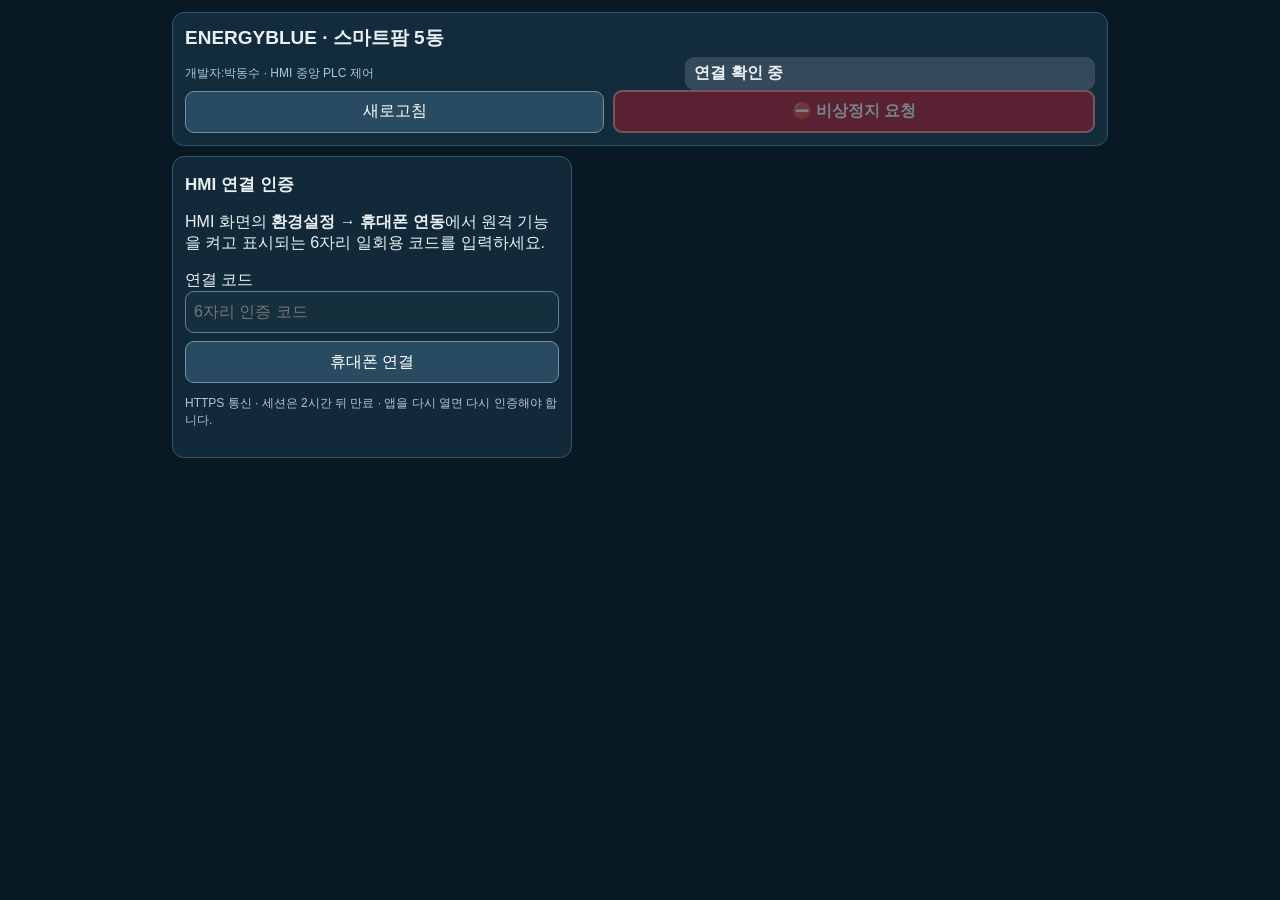
<file: app/src/main/assets/mobile.html>
<!doctype html>
<html lang="ko"><head><meta charset="utf-8"><meta name="viewport" content="width=device-width,initial-scale=1,maximum-scale=2">
<meta name="theme-color" content="#122638"><title>ENERGYBLUE 5동 모바일</title>
<style>
:root{color-scheme:dark;font-family:"Malgun Gothic",sans-serif;color:#e9f1f5;background:#091923}
*{box-sizing:border-box}body{margin:0;padding:12px;max-width:960px;margin:auto}header{position:sticky;top:0;background:#122c3b;border:1px solid #32566b;border-radius:12px;padding:12px;z-index:2}
h1{font-size:19px;margin:0 0 6px}.meta,.small{font-size:12px;color:#afc8d6}button,input{font:inherit;border-radius:9px;min-height:42px}
button{background:#294b62;color:white;border:1px solid #7390a1;padding:9px 12px;cursor:pointer}
button:disabled{opacity:.42;cursor:default}input{background:#162f3d;border:1px solid #638093;color:white;width:100%;padding:8px}
article,.panel{border:1px solid #37586b;border-radius:12px;background:#112938;margin:10px 0;padding:12px}
h2{font-size:17px;margin:4px 0 12px}h3{font-size:15px;margin:5px 0}
.row{display:flex;gap:9px;align-items:center;flex-wrap:wrap}.row>*{flex:1 1 auto}.status{padding:6px 9px;border-radius:9px;background:#344959;display:inline-block;font-weight:700}
.good{background:#165631;color:#d4ffe1}.bad{background:#674222;color:#fff1d8}.grid{display:grid;grid-template-columns:repeat(auto-fit,minmax(175px,1fr));gap:10px}
.card{border:1px solid #456378;border-radius:10px;padding:10px;min-width:0}
.actions{display:grid;grid-template-columns:1fr 1fr;gap:7px}.actions button{width:100%}
.motor{display:grid;gap:7px}.motor button{width:100%}
.selected.on,.selected.up{background:#14783c;border-color:#a9ffcb}.selected.off,.selected.down{background:#325caa;border-color:#9bd2ff}.selected.stop{background:#c87919;border-color:#ffe4ac}
.warn{color:#f7d09b}.error{color:#ffb0b0;white-space:pre-wrap}#commandInfo{min-height:38px;white-space:pre-wrap}#pair{max-width:400px}
#eStop{background:#be1226;font-weight:900;border:2px solid #ff8a91}
@media(max-width:440px){body{padding:6px}.card{padding:8px}h1{font-size:17px}header{padding:9px}}
</style></head><body>
<header><h1>ENERGYBLUE · 스마트팜 5동</h1>
<div class="row"><span class="meta">개발자:박동수 · HMI 중앙 PLC 제어</span><span id="connection" class="status">연결 확인 중</span></div>
<div class="row"><button id="refresh" onclick="refresh()">새로고침</button><button id="eStop" onclick="emergency()" disabled>⛔ 비상정지 요청</button></div>
</header>
<section class="panel" id="pair"><h2>HMI 연결 인증</h2><p>HMI 화면의 <b>환경설정 → 휴대폰 연동</b>에서 원격 기능을 켜고 표시되는 6자리 일회용 코드를 입력하세요.</p>
<label>연결 코드<input id="pin" type="text" inputmode="numeric" autocomplete="off" maxlength="6" placeholder="6자리 인증 코드"></label>
<button onclick="pair()" style="margin-top:8px;width:100%">휴대폰 연결</button>
<p class="small">HTTPS 통신 · 세션은 2시간 뒤 만료 · 앱을 다시 열면 다시 인증해야 합니다.</p>
<p id="pairResult" class="error"></p></section>
<section id="main" style="display:none">
<article><h2>PLC 실제 통신 상태</h2><div class="row"><span id="id1" class="status">ID 1 확인 중</span><span id="id2" class="status">ID 2 확인 중</span></div>
<p id="remoteRole" class="small"></p><p class="warn">화면 상태는 PLC가 실제 회신한 DO/DI입니다. 물리적인 창문 위치·모터 회전 및 리미트 스위치 정상동작을 보증하지 않습니다.</p></article>
<div id="houses"></div>
<article><h2>원격 명령 결과</h2><div id="commandInfo" class="small">수신 대기</div></article>
</section>
<script>
"use strict";
var token="",role="monitor",latest=null,commandBusy=false,controlEnabled=false;
var names=["조명 1","조명 2","환풍기 1","환풍기 2","좌측 그늘막 열림","좌측 그늘막 닫힘","우측 그늘막 열림","우측 그늘막 닫힘","내측창 좌측 열림","내측창 좌측 닫힘","내측창 우측 열림","내측창 우측 닫힘","외측창 좌측 하단 열림","외측창 좌측 하단 닫힘","외측창 좌측 상단 열림","외측창 좌측 상단 닫힘","외측창 우측 열림","외측창 우측 닫힘","천창 열림","천창 닫힘","바닥 환풍기","열풍기","관수 1","관수 2"];
function label(s){return String(s||"").replace(/[&<>"']/g,function(c){return {"&":"&amp;","<":"&lt;",">":"&gt;",'"':"&quot;","'":"&#39;"}[c];});}
function addr(h,slot){var absolute=(h-1)*24+slot;return {id:Math.floor(absolute/64)+1,ch:absolute%64+1};}
function board(id){return latest&&latest.boards&&latest.boards[String(id)]||null;}
function bit(id,ch,type){var b=board(id);if(!b||!b.connected||!b[type]||b[type].length!==64)return null;return b[type].charAt(ch-1)==="1";}
async function api(path,data){
 var opt={method:data?"POST":"GET",headers:{"Authorization":"Bearer "+token}};
 if(data){opt.headers["Content-Type"]="application/json";opt.body=JSON.stringify(data);}
 var res=await fetch(path,opt);
 var obj=await res.json();
 if(!res.ok)throw Error(obj.error||"서버 응답 오류 "+res.status);
 return obj;
}
async function pair(){
 document.getElementById("pairResult").textContent="";
 try{
  var code=document.getElementById("pin").value.trim();
  var r=await fetch("/api/pair",{method:"POST",headers:{"Content-Type":"application/json"},body:JSON.stringify({code:code})});
  var p=await r.json();if(!r.ok)throw Error(p.error||"인증 실패");
  token=p.token;role=p.role;
  document.getElementById("pin").value="";
  document.getElementById("pair").style.display="none";
  document.getElementById("main").style.display="block";
  await refresh();
 }catch(e){document.getElementById("pairResult").textContent=e.message;}
}
function paint(){
 var root=document.getElementById("houses");
 if(!latest)return;
 controlEnabled=!!latest.remoteControl&&role==="control"&&!latest.emergency;
 document.getElementById("eStop").disabled=role!=="control";
 document.getElementById("remoteRole").textContent="원격 권한: "+(controlEnabled?"원격 제어 활성":"감시 전용 또는 HMI 수동 제어 잠금")+(latest.emergency?" · 비상정지 잠금":"");
 [1,2].forEach(function(id){
  var b=board(id),el=document.getElementById("id"+id);
  var healthy=!!(b&&b.connected);
  el.textContent="PLC ID "+id+" · "+(healthy?"통신 양호":"통신 미연결");
  el.className="status "+(healthy?"good":"bad");
 });
 var html="";
 for(var h=1;h<=5;h++){
  var houseName=latest.houseNames&&latest.houseNames[h-1]||h+"동";
  html+='<article><h2>'+label(houseName)+'</h2><div class="grid">';
  for(var slot=0;slot<24;slot++){
   if(slot>=4&&slot<=19&&slot%2===1)continue;
   var a=addr(h,slot),on=bit(a.id,a.ch,"do");
   var n=latest.outputNames&&latest.outputNames[(h-1)*24+slot]||names[slot];
   if(slot>=4&&slot<=19){
    var opposite=addr(h,slot+1),close=bit(opposite.id,opposite.ch,"do");
    var enabled=controlEnabled&&on!==null&&close!==null&&!commandBusy;
    var selected=on&&close?"충돌":on?"up":close?"down":on===false&&close===false?"stop":"";
    html+='<div class="card"><h3>'+label(n.replace(/ 열림$/,""))+'</h3><div class="small">ID '+a.id+' DO'+a.ch+' / DO'+opposite.ch+'</div><div class="motor">';
    [["up",1,"▲ 열림"],["stop",0,"■ 정지"],["down",-1,"▼ 닫힘"]].forEach(function(option){
     html+='<button class="'+(selected===option[0]?"selected "+option[0]:"")+'" '+(enabled?"":"disabled")+' onclick="actMotor('+h+','+slot+','+option[1]+')">'+option[2]+'</button>';
    });
    html+='</div>'+(selected==="충돌"?'<p class="error">정역 동시 ON 확인 필요</p>':"")+'</div>';
   }else{
    var enabled=controlEnabled&&on!==null&&!commandBusy;
    html+='<div class="card"><h3>'+label(n)+'</h3><div class="small">ID '+a.id+' DO'+a.ch+'</div><div class="actions">'+
     '<button class="'+(on===true?"selected on":"")+'" '+(enabled?"":"disabled")+' onclick="actDO('+h+','+slot+',true)">ON</button>'+
     '<button class="'+(on===false?"selected off":"")+'" '+(enabled?"":"disabled")+' onclick="actDO('+h+','+slot+',false)">OFF</button></div></div>';
   }
  }
  html+='</div></article>';
 }
 root.innerHTML=html;
}
async function refresh(){
 if(!token)return;
 try{latest=await api("/api/status");paint();document.getElementById("connection").textContent="HMI HTTPS 연결됨";document.getElementById("connection").className="status good";}
 catch(e){
  document.getElementById("connection").textContent="HMI 연결 끊김";document.getElementById("connection").className="status bad";
  controlEnabled=false;document.getElementById("eStop").disabled=true;
  document.getElementById("commandInfo").textContent="통신 오류: "+e.message;
  if(e.message.includes("pairing")){token="";document.getElementById("pair").style.display="block";document.getElementById("main").style.display="none";}
 }
}
async function send(payload){
 if(commandBusy||!controlEnabled)return;
 commandBusy=true;paint();
 var report=document.getElementById("commandInfo");report.textContent="HMI 요청 송신 중 · PLC 재수신 확인 필요";
 try{
  var r=await api("/api/command",payload);
  report.textContent=r.result+" · 실제 DO 반영은 다음 상태 수신으로 확인하세요";
  await refresh();
 }catch(e){report.textContent="명령 실패: "+e.message;}
 finally{commandBusy=false;paint();}
}
function actDO(h,slot,on){send({type:"output",house:h,slot:slot,on:on});}
function actMotor(h,slot,direction){send({type:"motor",house:h,slot:slot,direction:direction});}
async function emergency(){
 if(!token||role!=="control")return;
 if(!confirm("HMI에 비상정지 요청을 전송합니다. 통신 장애 시 모든 출력 정지는 보장되지 않습니다."))return;
 try{var r=await api("/api/command",{type:"emergency"});document.getElementById("commandInfo").textContent=r.result;await refresh();}
 catch(e){document.getElementById("commandInfo").textContent="비상정지 명령 전달 실패: "+e.message;}
}
setInterval(function(){if(token)refresh();},3000);
</script></body></html>
</file>
<file: app/src/main/assets/automation.css>
.auto-shell{display:grid;gap:14px}.auto-toolbar,.auto-periods,.auto-tabs,.auto-actions{display:flex;gap:8px;align-items:center;flex-wrap:wrap}.auto-toolbar label{display:flex;gap:8px;align-items:center;flex:1 1 220px}.auto-toolbar select{flex:1;max-width:100%;min-width:100px}.auto-toolbar select,.auto-form select,.auto-schedule-form select,.auto-date{background:#0f2637;color:#f4fbff;border:1px solid #52768c;border-radius:8px;font-size:16px;padding:10px;min-height:46px}.auto-title{display:flex;justify-content:space-between;gap:8px;align-items:center;flex-wrap:wrap}.auto-pill{border:1px solid #496a80;background:#203c50;padding:6px 12px;border-radius:30px;font-size:13px}.auto-pill.running{background:#12624b;color:#cffff2}.auto-pill.blocked{background:#614323;color:#ffe3b2}.auto-gauges{display:grid;grid-template-columns:repeat(3,minmax(0,1fr));gap:10px}.auto-gauge-card{background:linear-gradient(160deg,#1c3449,#102535);border:1px solid #3c5f77;border-radius:16px;padding:10px;min-width:0;text-align:center}.auto-gauge-card svg{width:100%;max-height:180px;display:block}.auto-gauge-card h3{font-size:16px;margin:0}.auto-gauge-card p{font-size:12px;margin:0;color:#a3b8c7}.auto-chart-card{background:#112636;border:1px solid #3a586f;border-radius:13px;padding:13px;min-width:0}.auto-chart-card svg{width:100%;height:auto;display:block;min-height:150px}.auto-chart-title{display:flex;justify-content:space-between;gap:8px;flex-wrap:wrap;align-items:center}.auto-chart-title h3{margin:0;font-size:16px}.auto-periods button,.auto-tabs button{font-size:14px;padding:9px 13px}.auto-periods button.selected,.auto-tabs button.selected{background:#136c8d;border:2px solid #76d8ef}.auto-legend{display:flex;gap:14px;flex-wrap:wrap;font-size:12px;color:#b5cbd9;margin:8px 0}.auto-legend .t{color:#ffb45e}.auto-legend .r{color:#64d7ff}.auto-metrics{display:flex;gap:16px;flex-wrap:wrap;margin:8px 0;font-size:13px}.auto-metrics strong{font-size:19px;color:#f5faff}.auto-muted{font-size:13px;color:#a9c0cf;line-height:1.6}.auto-notice{padding:12px;border-left:4px solid #7bd2ec;background:#173c50;border-radius:8px;white-space:pre-wrap;overflow-wrap:anywhere;line-height:1.6}.auto-notice.error{border-color:#ffa481;background:#4e3029;color:#ffe8dc}.auto-form{display:grid;grid-template-columns:repeat(2,minmax(0,1fr));gap:12px}.auto-field{min-width:0;background:#152e40;border:1px solid #3a566a;border-radius:10px;padding:12px}.auto-field label{display:block;margin-bottom:8px;font-size:14px;font-weight:700}.auto-field.wide{grid-column:1/-1}.auto-field small{display:block;color:#a8c0d0;font-size:12px;margin-top:8px;line-height:1.6}.auto-number{display:grid;grid-template-columns:45px minmax(50px,1fr) 45px;gap:6px;align-items:center}.auto-number input{width:100%;min-width:0;text-align:center;min-height:45px;border:1px solid #5f7c8e;background:#0b2231;color:white;border-radius:8px;font-size:21px;cursor:pointer}.auto-number button{padding:5px;font-size:22px}.auto-subfields{display:grid;grid-template-columns:1fr 1fr;gap:10px}.auto-field input[type=checkbox]{width:23px;height:23px;vertical-align:middle;margin-right:7px}.auto-save{background:#13816c!important;border-color:#65d6ba!important}.auto-start{background:#166b48!important;border-color:#66d69d!important}.auto-stop{background:#865128!important;border-color:#eab47c!important}.auto-schedule-form{display:grid;gap:10px}.auto-clock{display:grid;grid-template-columns:repeat(4,minmax(0,1fr));gap:10px}.auto-clock label{font-size:13px;display:flex;flex-direction:column;gap:5px}.auto-days{display:flex;gap:6px;flex-wrap:wrap}.auto-days button{padding:8px 13px;min-width:46px}.auto-days button.selected{background:#216b90;border:2px solid #8ee3ff}.auto-schedule-list{display:grid;gap:8px}.auto-schedule-row{display:grid;grid-template-columns:minmax(0,1fr) auto auto;gap:8px;align-items:center;background:#1b3549;padding:10px;border-radius:9px}.auto-schedule-row p{margin:0;overflow-wrap:anywhere}.auto-schedule-row button{font-size:13px;padding:8px}.auto-scroll-chart{overflow-x:auto;-webkit-overflow-scrolling:touch}.auto-scroll-chart svg{min-width:600px}.auto-table{width:100%;border-collapse:collapse;font-size:13px}.auto-table td,.auto-table th{padding:10px 6px;border-bottom:1px solid #345065;text-align:left}.auto-events{max-height:220px;overflow:auto;font-size:13px;line-height:1.7}.auto-modal{position:fixed;inset:0;z-index:10010;background:rgba(0,12,22,.85);display:none;align-items:center;justify-content:center;padding:10px}.auto-modal.open{display:flex}.auto-modal-panel{background:#162e42;border:2px solid #79cfe7;border-radius:15px;padding:15px;width:380px;max-width:96vw}.auto-num-preview{font-size:30px;text-align:right;min-height:55px;background:#092232;padding:8px;border-radius:8px;margin:10px 0}.auto-num-keys{display:grid;grid-template-columns:repeat(3,1fr);gap:8px}.auto-num-keys button{font-size:24px;min-height:54px}.auto-layout-guide{display:flex;gap:8px;flex-wrap:wrap;font-size:12px;color:#9ab7c9}.auto-statusline{font-size:14px;line-height:1.7;overflow-wrap:anywhere}.auto-heading-gap{margin-top:8px}.auto-copy{display:flex;gap:8px;align-items:center;flex-wrap:wrap}.auto-copy select{min-height:44px;background:#16394d;color:white;border-radius:8px;padding:8px}.auto-chart-empty{font-size:14px;color:#a9c5d5}.auto-dirty{color:#ffd28c;font-size:13px}.auto-form input,.auto-form select,.auto-clock select{max-width:100%}.auto-bar-note{color:#a4bece;font-size:12px}@media(max-width:760px){.auto-form{grid-template-columns:1fr}.auto-gauges{gap:6px}.auto-gauge-card{padding:6px}.auto-gauge-card h3{font-size:14px}.auto-clock{grid-template-columns:repeat(2,minmax(0,1fr))}.auto-toolbar label{flex-basis:100%}.auto-schedule-row{grid-template-columns:minmax(0,1fr) auto}.auto-schedule-row button:last-child{grid-column:2}.auto-subfields{gap:7px}}@media(max-width:460px){.auto-gauges{grid-template-columns:1fr}.auto-gauge-card svg{max-height:170px}.auto-number{grid-template-columns:40px minmax(50px,1fr) 40px}}
</file>
<file: app/src/main/assets/sensor.css>
.sensor-simple{margin-top:8px;line-height:1.55}
.sensor-simple h3{margin:0 0 8px;font-size:21px}
.sensor-heading{display:flex;flex-wrap:wrap;gap:12px;align-items:center;justify-content:space-between}
.sensor-steps{list-style:none;display:flex;padding:0;margin:14px 0}
.sensor-steps li+li{margin-left:8px}
.sensor-steps li{flex:1;min-width:0;padding:10px 5px;text-align:center;border-radius:8px;background:#0f2231;color:#a3b8c7;font-weight:bold}
.sensor-steps .current{background:#236078;color:#fff;border:1px solid #69d8ef}
.sensor-steps .done{color:#93e8bc;background:#123e36}
.sensor-house-grid{display:grid;grid-template-columns:repeat(5,minmax(0,1fr));gap:8px;margin:12px 0 16px}
.sensor-house{min-height:90px;min-width:0;padding:8px 4px!important;line-height:1.45;white-space:normal}
.sensor-house b{display:block;font-size:23px}.sensor-house span,.sensor-house small{display:block;font-size:13px}
.sensor-house.selected{border:2px solid #8ae6fc;background:#24627b!important;box-shadow:inset 0 0 0 1px #69d8ef}
.sensor-house:disabled{opacity:.75}.sensor-house.selected:disabled{opacity:1}
.sensor-guide{background:#0d2232;border:1px solid #3a657a;border-radius:12px;padding:18px;overflow-wrap:break-word}
.sensor-guide p{font-size:16px;line-height:1.65;margin:8px 0 14px}
.sensor-main{background:#237c96!important;border:2px solid #7bd7ed!important;min-height:56px;font-size:18px!important;white-space:normal}
.sensor-guide>.sensor-main{width:100%}
.sensor-detected{color:#a6f0cb;font-weight:bold}
.sensor-one{display:flex;gap:12px;align-items:center;min-height:56px;margin:10px 0;padding:10px;border:1px solid #47677a;border-radius:8px;font-size:16px;line-height:1.6}
.sensor-one input{width:25px;height:25px;flex:0 0 25px;margin-right:12px}
.sensor-actions{display:flex;flex-wrap:wrap;align-items:center;margin:12px 0}
.sensor-actions button{min-height:50px;max-width:100%;white-space:normal;overflow-wrap:break-word;margin:0 10px 10px 0}
.sensor-secondary{margin-top:12px;background:#233c4d!important;font-size:14px!important;min-height:48px}
.sensor-power{border:2px solid #e8be70;border-radius:10px;background:#41361f;color:#fff1cf;padding:16px;margin-top:12px}
.sensor-power strong{font-size:23px}.sensor-power p{margin-bottom:0}
.sensor-message{overflow-wrap:break-word;white-space:pre-wrap;color:#c9deeb;margin-top:14px!important}
.sensor-advanced{border-top:1px solid #355264;margin-top:16px;padding-top:10px}
.sensor-advanced>summary{min-height:50px;cursor:pointer;line-height:1.5;padding:12px 4px;font-size:16px;font-weight:bold;white-space:normal}
.sensor-baud{display:flex;flex-wrap:wrap;gap:12px;align-items:end;margin:16px 0}
.sensor-baud label{display:flex;flex-direction:column;gap:8px}.sensor-baud button{min-height:48px}
.sensor-raw{white-space:pre-wrap;word-break:break-all;font-size:15px;max-width:100%}
.sensor-values{margin-top:14px!important;display:grid;grid-template-columns:repeat(3,minmax(0,1fr));gap:10px}
.sensor-values>div{min-width:0;padding:12px 8px;background:#102435;border:1px solid #3a566a;border-radius:9px;color:#b7cedc;font-size:14px}
.sensor-values strong{display:block;color:#f0f8ff;font-size:22px;line-height:1.5;margin-top:6px;overflow-wrap:break-word}
@media(max-width:600px){.sensor-guide{padding:12px}.sensor-house-grid{gap:4px}.sensor-house b{font-size:20px}.sensor-house small,.sensor-house span{font-size:11px}.sensor-steps li{font-size:13px}.sensor-actions button{flex:1 1 170px}.sensor-power strong{font-size:20px}}
</file>
